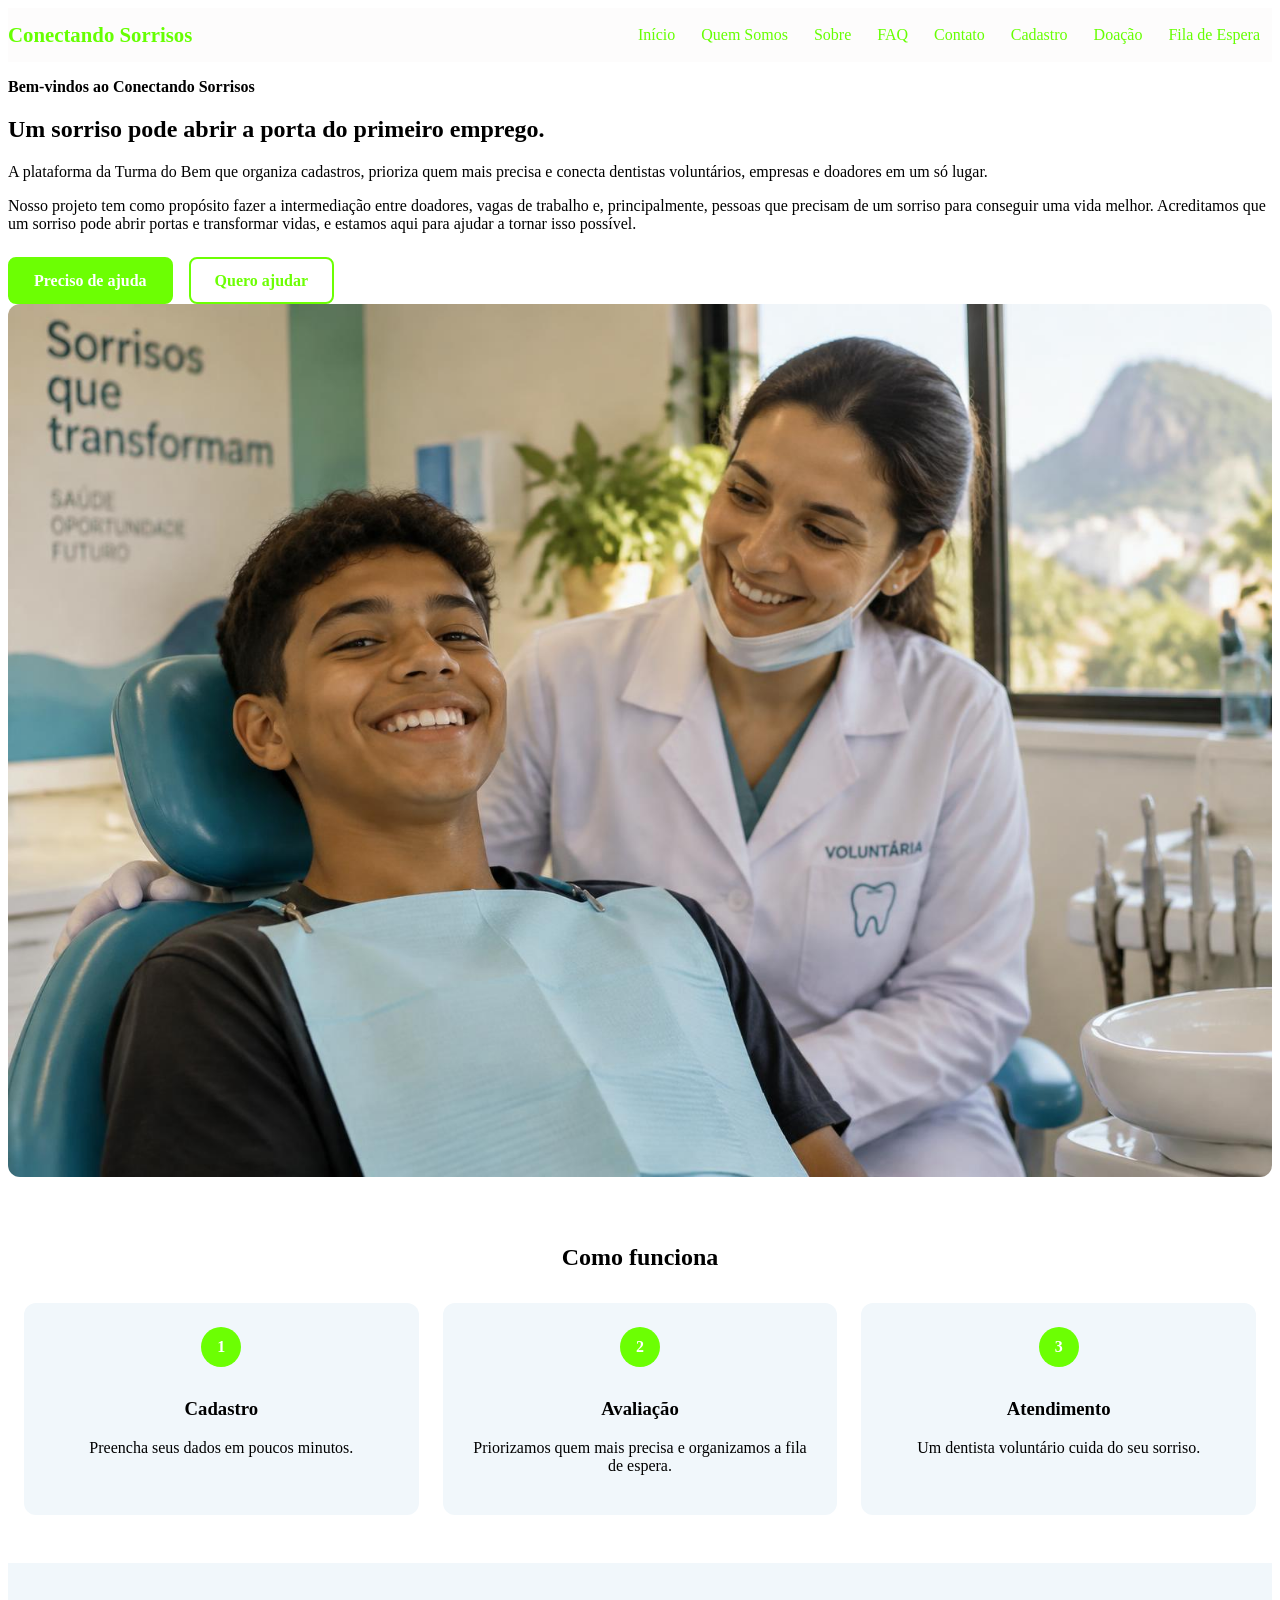
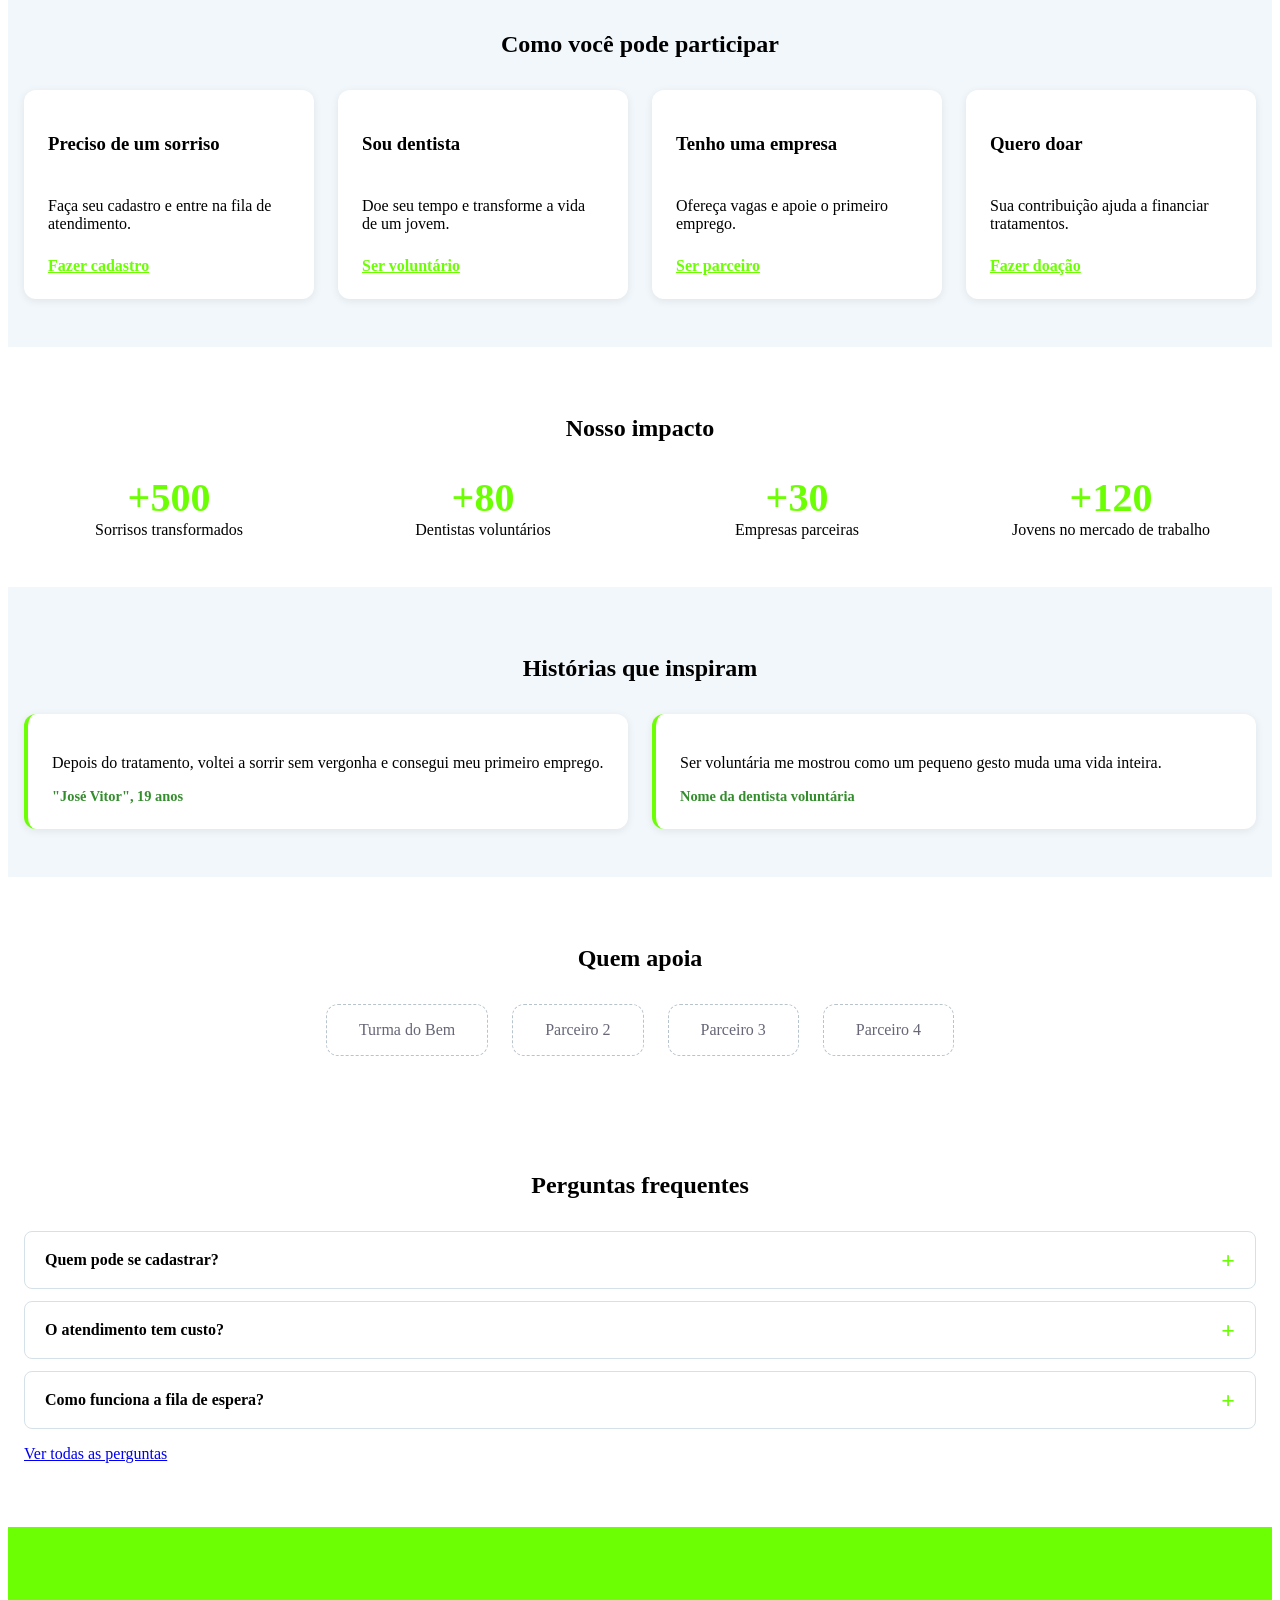
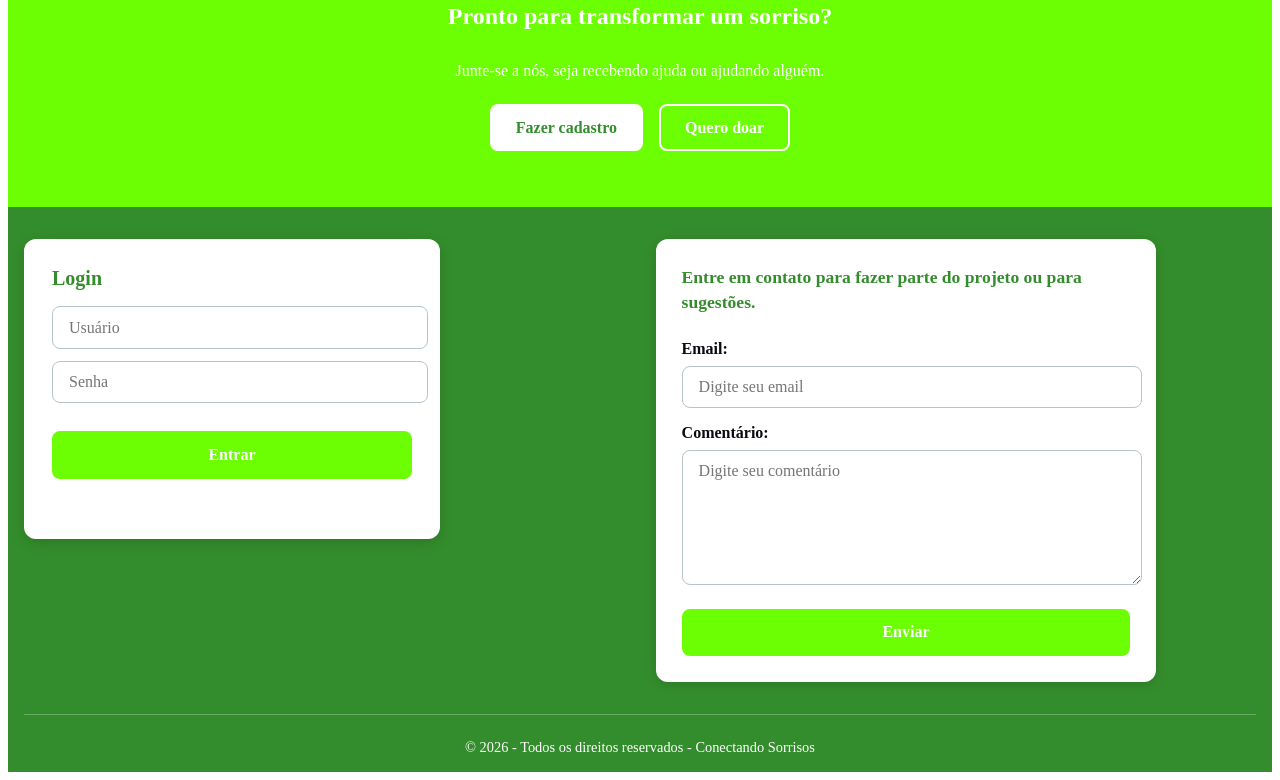
<file: index.html>
<!doctype html>
<html lang="pt-br">
<head>
    <meta charset="UTF-8">
    <meta name="viewport" content="width=device-width, initial-scale=1.0">
    <title>Conectando Sorrisos</title>
    <link rel="stylesheet" href="css/style.css">
    <link rel="stylesheet" href="css/menu.css">

    <script src="js/script.js" defer></script>
</head>
<body>

    <header class="cabecalho">
        <div class="container cabecalho-conteudo">
            <a class="marca" href="index.html" aria-label="Conectando Sorrisos - Página Inicial">Conectando Sorrisos</a>

            <nav aria-label="Navegação Principal">
                <button id="botao-menu" class="hamburguer" type="button"
                        aria-label="Abrir menu" aria-expanded="false" aria-controls="menu">
                    <span></span>
                    <span></span>
                    <span></span>
                </button>

                <ul id="menu" class="menu">
                    <li><a href="index.html">Início</a></li>
                    <li><a href="paginas/integrantes.html">Quem Somos</a></li>
                    <li><a href="paginas/sobre.html">Sobre</a></li>
                    <li><a href="paginas/faq.html">FAQ</a></li>
                    <li><a href="paginas/contato.html">Contato</a></li>
                    <li><a href="paginas/cadastro.html">Cadastro</a></li>
                    <li><a href="paginas/doacao.html">Doação</a></li>
                    <li><a href="paginas/fila.html">Fila de Espera</a></li>
                </ul>
            </nav>
        </div>
    </header>

    <main>
        <!-- HERO -->
        <div id="inicio">
            <section class="hero" aria-labelledby="titulo-principal">
                <div class="container hero-conteudo">
                    <p class="etiqueta"><strong>Bem-vindos ao Conectando Sorrisos</strong></p>
                    <h1 id="titulo-principal">Um sorriso pode abrir a porta do primeiro emprego.</h1>
                    <p class="hero-texto">
                        A plataforma da Turma do Bem que organiza cadastros, prioriza quem mais precisa e conecta dentistas voluntários, empresas e doadores em um só lugar.
                    </p>
                    <p class="hero-texto">
                        Nosso projeto tem como propósito fazer a intermediação entre doadores, vagas de trabalho e, principalmente,
                        pessoas que precisam de um sorriso para conseguir uma vida melhor.
                        Acreditamos que um sorriso pode abrir portas e transformar vidas, e estamos aqui para ajudar a tornar isso possível.
                    </p>

                    <div class="hero-botoes">
                        <a class="botao" href="paginas/cadastro.html">Preciso de ajuda</a>
                        <a class="botao botao-secundario" href="paginas/doacao.html">Quero ajudar</a>
                    </div>
                </div>
            </section>

            <article class="cartao">
                <img class="imagem-hero" src="img/hero-atendimento.jpg" alt="Um menino jovem sentado em uma cadeira odontológica azul, sorrindo amplamente enquanto uma dentista feminina de jaleco branco e máscara facial fica ao lado dele, sorrindo de volta. Eles estão em um consultório odontológico iluminado com uma grande janela, plantas, ferramentas dentárias e uma pia ao fundo. Na parede há texto grande em letras brancas que diz Sorrisos que transformam, Saúde, oportunidade, futuro, e no jaleco da dentista aparece a palavra VOLUNTÁRIA. A imagem transmite acolhimento, confiança e esperança.">
            </article>
        </div>

        <!-- COMO FUNCIONA -->
        <section class="secao container" aria-labelledby="titulo-como-funciona">
            <h2 id="titulo-como-funciona">Como funciona</h2>
            <ol class="passos">
                <li>
                    <span class="passo-numero">1</span>
                    <h3>Cadastro</h3>
                    <p>Preencha seus dados em poucos minutos.</p>
                </li>
                <li>
                    <span class="passo-numero">2</span>
                    <h3>Avaliação</h3>
                    <p>Priorizamos quem mais precisa e organizamos a fila de espera.</p>
                </li>
                <li>
                    <span class="passo-numero">3</span>
                    <h3>Atendimento</h3>
                    <p>Um dentista voluntário cuida do seu sorriso.</p>
                </li>
            </ol>
        </section>

        <!-- QUEM PODE PARTICIPAR -->
        <section class="secao secao-destaque" aria-labelledby="titulo-participar">
            <div class="container">
                <h2 id="titulo-participar">Como você pode participar</h2>
                <div class="grade-cards">
                    <article class="card">
                        <h3>Preciso de um sorriso</h3>
                        <p>Faça seu cadastro e entre na fila de atendimento.</p>
                        <a href="paginas/cadastro.html">Fazer cadastro</a>
                    </article>
                    <article class="card">
                        <h3>Sou dentista</h3>
                        <p>Doe seu tempo e transforme a vida de um jovem.</p>
                        <a href="paginas/contato.html">Ser voluntário</a>
                    </article>
                    <article class="card">
                        <h3>Tenho uma empresa</h3>
                        <p>Ofereça vagas e apoie o primeiro emprego.</p>
                        <a href="paginas/contato.html">Ser parceiro</a>
                    </article>
                    <article class="card">
                        <h3>Quero doar</h3>
                        <p>Sua contribuição ajuda a financiar tratamentos.</p>
                        <a href="paginas/doacao.html">Fazer doação</a>
                    </article>
                </div>
            </div>
        </section>

        <!-- NÚMEROS -->
        <section class="secao container" aria-labelledby="titulo-numeros">
            <h2 id="titulo-numeros">Nosso impacto</h2>
            <ul class="numeros">
                <li><strong>+500</strong><span>Sorrisos transformados</span></li>
                <li><strong>+80</strong><span>Dentistas voluntários</span></li>
                <li><strong>+30</strong><span>Empresas parceiras</span></li>
                <li><strong>+120</strong><span>Jovens no mercado de trabalho</span></li>
            </ul>
        </section>

        <!-- DEPOIMENTOS -->
        <section class="secao secao-destaque" aria-labelledby="titulo-depoimentos">
            <div class="container">
                <h2 id="titulo-depoimentos">Histórias que inspiram</h2>
                <div class="grade-cards">
                    <blockquote class="depoimento">
                        <p>Depois do tratamento, voltei a sorrir sem vergonha e consegui meu primeiro emprego.</p>
                        <footer>"José Vitor", 19 anos</footer>
                    </blockquote>
                    <blockquote class="depoimento">
                        <p>Ser voluntária me mostrou como um pequeno gesto muda uma vida inteira.</p>
                        <footer>Nome da dentista voluntária</footer>
                    </blockquote>
                </div>
            </div>
        </section>

        <!-- PARCEIROS -->
        <section class="secao container" aria-labelledby="titulo-parceiros">
            <h2 id="titulo-parceiros">Quem apoia</h2>
            <ul class="parceiros">
                <li>Turma do Bem</li>
                <li>Parceiro 2</li>
                <li>Parceiro 3</li>
                <li>Parceiro 4</li>
            </ul>
        </section>

        <!-- FAQ RESUMIDO -->
        <section class="secao container" aria-labelledby="titulo-faq">
            <h2 id="titulo-faq">Perguntas frequentes</h2>
            <details class="faq-item">
                <summary>Quem pode se cadastrar?</summary>
                <p>Jovens que precisam de tratamento odontológico e atendem aos critérios do projeto.</p>
            </details>
            <details class="faq-item">
                <summary>O atendimento tem custo?</summary>
                <p>Não. Os tratamentos são feitos por dentistas voluntários.</p>
            </details>
            <details class="faq-item">
                <summary>Como funciona a fila de espera?</summary>
                <p>Priorizamos quem mais precisa, de acordo com a avaliação do cadastro.</p>
            </details>
            <p><a href="paginas/faq.html">Ver todas as perguntas</a></p>
        </section>

        <!-- CHAMADA FINAL -->
        <section class="chamada-final" aria-labelledby="titulo-chamada">
            <div class="container">
                <h2 id="titulo-chamada">Pronto para transformar um sorriso?</h2>
                <p>Junte-se a nós, seja recebendo ajuda ou ajudando alguém.</p>
                <div class="hero-botoes">
                    <a class="botao botao-claro" href="paginas/cadastro.html">Fazer cadastro</a>
                    <a class="botao botao-contorno-claro" href="paginas/doacao.html">Quero doar</a>
                </div>
            </div>
        </section>
    </main>

    <!-- RODAPÉ ÚNICO (login + contato + copyright) -->
    <footer class="rodape">
        <div class="container rodape-grade">
            <div class="caixa-login">
                <h2>Login</h2>

                <label for="usuario" class="somente-leitor">Usuário</label>
                <input type="text" id="usuario" placeholder="Usuário" autocomplete="username">

                <label for="senha" class="somente-leitor">Senha</label>
                <input type="password" id="senha" placeholder="Senha" autocomplete="current-password">

                <button type="button" onclick="fazerLogin()">Entrar</button>

                <p id="mensagem" role="status"></p>
            </div>

            <form action="#" method="post">
                <fieldset>
                    <legend>Entre em contato para fazer parte do projeto ou para sugestões.</legend>

                    <label for="email">Email:</label>
                    <input type="email" name="email" id="email" placeholder="Digite seu email" required>

                    <label for="comentario">Comentário:</label>
                    <textarea name="comentario" id="comentario" placeholder="Digite seu comentário" required></textarea>

                    <input type="submit" name="enviar" value="Enviar">
                </fieldset>
            </form>
        </div>

        <p class="copyright">&copy; 2026 - Todos os direitos reservados - Conectando Sorrisos</p>
    </footer>

</body>
</html>
</file>
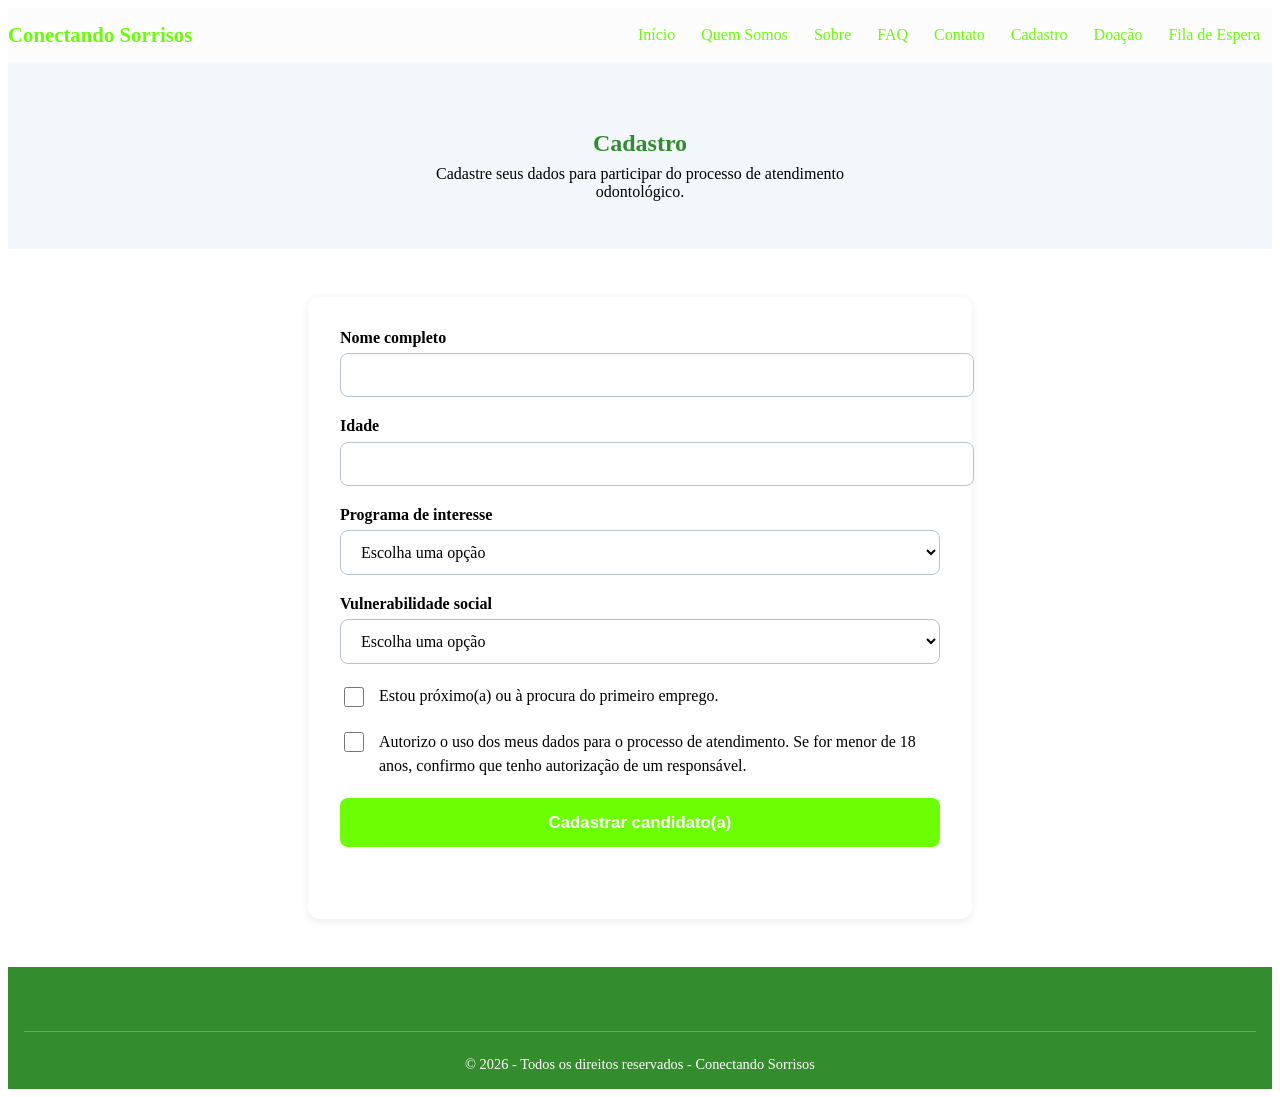
<file: paginas/cadastro.html>
<!DOCTYPE html>
<html lang="pt-BR">

<head>
    <meta charset="UTF-8">
    <meta name="viewport" content="width=device-width, initial-scale=1.0">
    <title>Cadastro - Conectando Sorrisos</title>
    <link rel="stylesheet" href="../css/style.css">
    <link rel="stylesheet" href="../css/menu.css">

    <script src="../js/script.js" defer></script>
</head>

<body>
    <header class="cabecalho">
        <div class="container cabecalho-conteudo">
            <a class="marca" href="../index.html" aria-label="Conectando Sorrisos - Página Inicial">Conectando Sorrisos</a>

            <nav aria-label="Navegação Principal">
                <button id="botao-menu" class="hamburguer" type="button"
                        aria-label="Abrir menu" aria-expanded="false" aria-controls="menu">
                    <span></span>
                    <span></span>
                    <span></span>
                </button>

                <ul id="menu" class="menu">
                    <li><a href="../index.html">Início</a></li>
                    <li><a href="integrantes.html">Quem Somos</a></li>
                    <li><a href="sobre.html">Sobre</a></li>
                    <li><a href="faq.html">FAQ</a></li>
                    <li><a href="contato.html">Contato</a></li>
                    <li><a href="cadastro.html">Cadastro</a></li>
                    <li><a href="doacao.html">Doação</a></li>
                    <li><a href="fila.html">Fila de Espera</a></li>
                </ul>
            </nav>
        </div>
    </header>

    <main>
        <section class="pagina-topo" aria-labelledby="titulo-cadastro">
            <div class="container">
                <h1 id="titulo-cadastro">Cadastro</h1>
                <p>
                    Cadastre seus dados para participar do processo de atendimento odontológico.
                </p>
            </div>
        </section>

        <section class="secao container" aria-label="Formulário de cadastro">
            <form class="form-cadastro" id="form-cadastro" action="#" method="post">

                <div class="campo">
                    <label for="nome">Nome completo</label>
                    <input type="text" id="nome" name="nome" autocomplete="name" required>
                </div>

                <div class="campo">
                    <label for="idade">Idade</label>
                    <input type="number" id="idade" name="idade" min="1" max="120" inputmode="numeric" required>
                </div>

                <div class="campo">
                    <label for="programa">Programa de interesse</label>
                    <select id="programa" name="programa" required>
                        <option value="">Escolha uma opção</option>
                        <option value="dentista-do-bem">Dentista do Bem</option>
                        <option value="apolonias-do-bem">Apolônias do Bem</option>
                    </select>
                </div>

                <div class="campo">
                    <label for="vulnerabilidade">Vulnerabilidade social</label>
                    <select id="vulnerabilidade" name="vulnerabilidade" required>
                        <option value="">Escolha uma opção</option>
                        <option value="alta">Alta vulnerabilidade</option>
                        <option value="media">Média vulnerabilidade</option>
                        <option value="baixa">Baixa vulnerabilidade</option>
                    </select>
                </div>

                <div class="campo-check">
                    <input type="checkbox" id="primeiro-emprego" name="primeiro-emprego">
                    <label for="primeiro-emprego">
                        Estou próximo(a) ou à procura do primeiro emprego.
                    </label>
                </div>

                <div class="campo-check">
                    <input type="checkbox" id="consentimento" name="consentimento" required>
                    <label for="consentimento">
                        Autorizo o uso dos meus dados para o processo de atendimento. Se for menor de 18 anos,
                        confirmo que tenho autorização de um responsável.
                    </label>
                </div>

                <button type="submit" class="botao botao-enviar">Cadastrar candidato(a)</button>

                <p id="retorno-cadastro" class="retorno-contato" role="status"></p>
            </form>
        </section>
    </main>

    <footer class="rodape">
        <p class="copyright">&copy; 2026 - Todos os direitos reservados - Conectando Sorrisos</p>
    </footer>

</body>
</html>
</file>
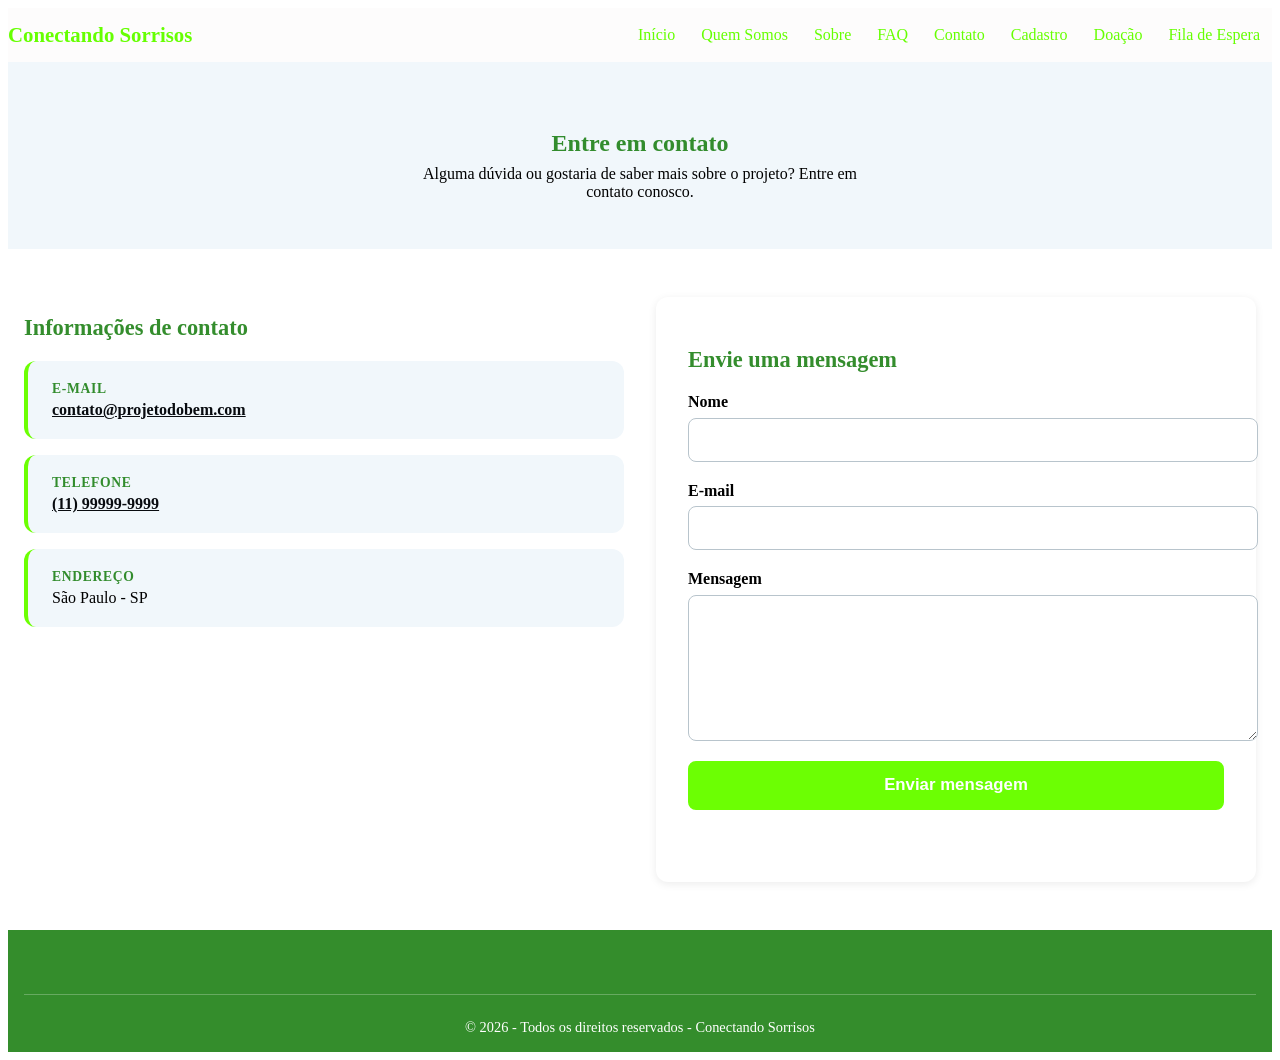
<file: paginas/contato.html>
<!DOCTYPE html>
<html lang="pt-BR">

<head>
    <meta charset="UTF-8">
    <meta name="viewport" content="width=device-width, initial-scale=1.0">
    <title>Contato - Conectando Sorrisos</title>
    <link rel="stylesheet" href="../css/style.css">
    <link rel="stylesheet" href="../css/menu.css">

    <script src="../js/script.js" defer></script>
</head>

<body>
    <header class="cabecalho">
        <div class="container cabecalho-conteudo">
            <a class="marca" href="../index.html" aria-label="Conectando Sorrisos - Página Inicial">Conectando Sorrisos</a>

            <nav aria-label="Navegação Principal">
                <button id="botao-menu" class="hamburguer" type="button"
                        aria-label="Abrir menu" aria-expanded="false" aria-controls="menu">
                    <span></span>
                    <span></span>
                    <span></span>
                </button>

                <ul id="menu" class="menu">
                    <li><a href="../index.html">Início</a></li>
                    <li><a href="integrantes.html">Quem Somos</a></li>
                    <li><a href="sobre.html">Sobre</a></li>
                    <li><a href="faq.html">FAQ</a></li>
                    <li><a href="contato.html">Contato</a></li>
                    <li><a href="cadastro.html">Cadastro</a></li>
                    <li><a href="doacao.html">Doação</a></li>
                    <li><a href="fila.html">Fila de Espera</a></li>
                </ul>
            </nav>
        </div>
    </header>

    <main>
        <section class="pagina-topo" aria-labelledby="titulo-contato">
            <div class="container">
                <h1 id="titulo-contato">Entre em contato</h1>
                <p>
                    Alguma dúvida ou gostaria de saber mais sobre o projeto?
                    Entre em contato conosco.
                </p>
            </div>
        </section>

        <section class="secao container" aria-label="Contato">
            <div class="contato-grade">

                <!-- INFORMAÇÕES -->
                <div class="contato-info">
                    <h2>Informações de contato</h2>

                    <ul class="contato-lista">
                        <li>
                            <strong>E-mail</strong>
                            <a href="mailto:contato@projetodobem.com">contato@projetodobem.com</a>
                        </li>
                        <li>
                            <strong>Telefone</strong>
                            <a href="tel:+5511999999999">(11) 99999-9999</a>
                        </li>
                        <li>
                            <strong>Endereço</strong>
                            <span>São Paulo - SP</span>
                        </li>
                    </ul>
                </div>

                <!-- FORMULÁRIO -->
                <form class="form-contato" id="form-contato" action="#" method="post">
                    <h2>Envie uma mensagem</h2>

                    <div class="campo">
                        <label for="nome">Nome</label>
                        <input type="text" id="nome" name="nome" autocomplete="name" required>
                    </div>

                    <div class="campo">
                        <label for="email">E-mail</label>
                        <input type="email" id="email" name="email" autocomplete="email" required>
                    </div>

                    <div class="campo">
                        <label for="mensagem">Mensagem</label>
                        <textarea id="mensagem" name="mensagem" rows="5" required></textarea>
                    </div>

                    <button type="submit" class="botao botao-enviar">Enviar mensagem</button>

                    <p id="retorno-contato" class="retorno-contato" role="status"></p>
                </form>

            </div>
        </section>
    </main>

    <footer class="rodape">
        <p class="copyright">&copy; 2026 - Todos os direitos reservados - Conectando Sorrisos</p>
    </footer>

</body>
</html>
</file>
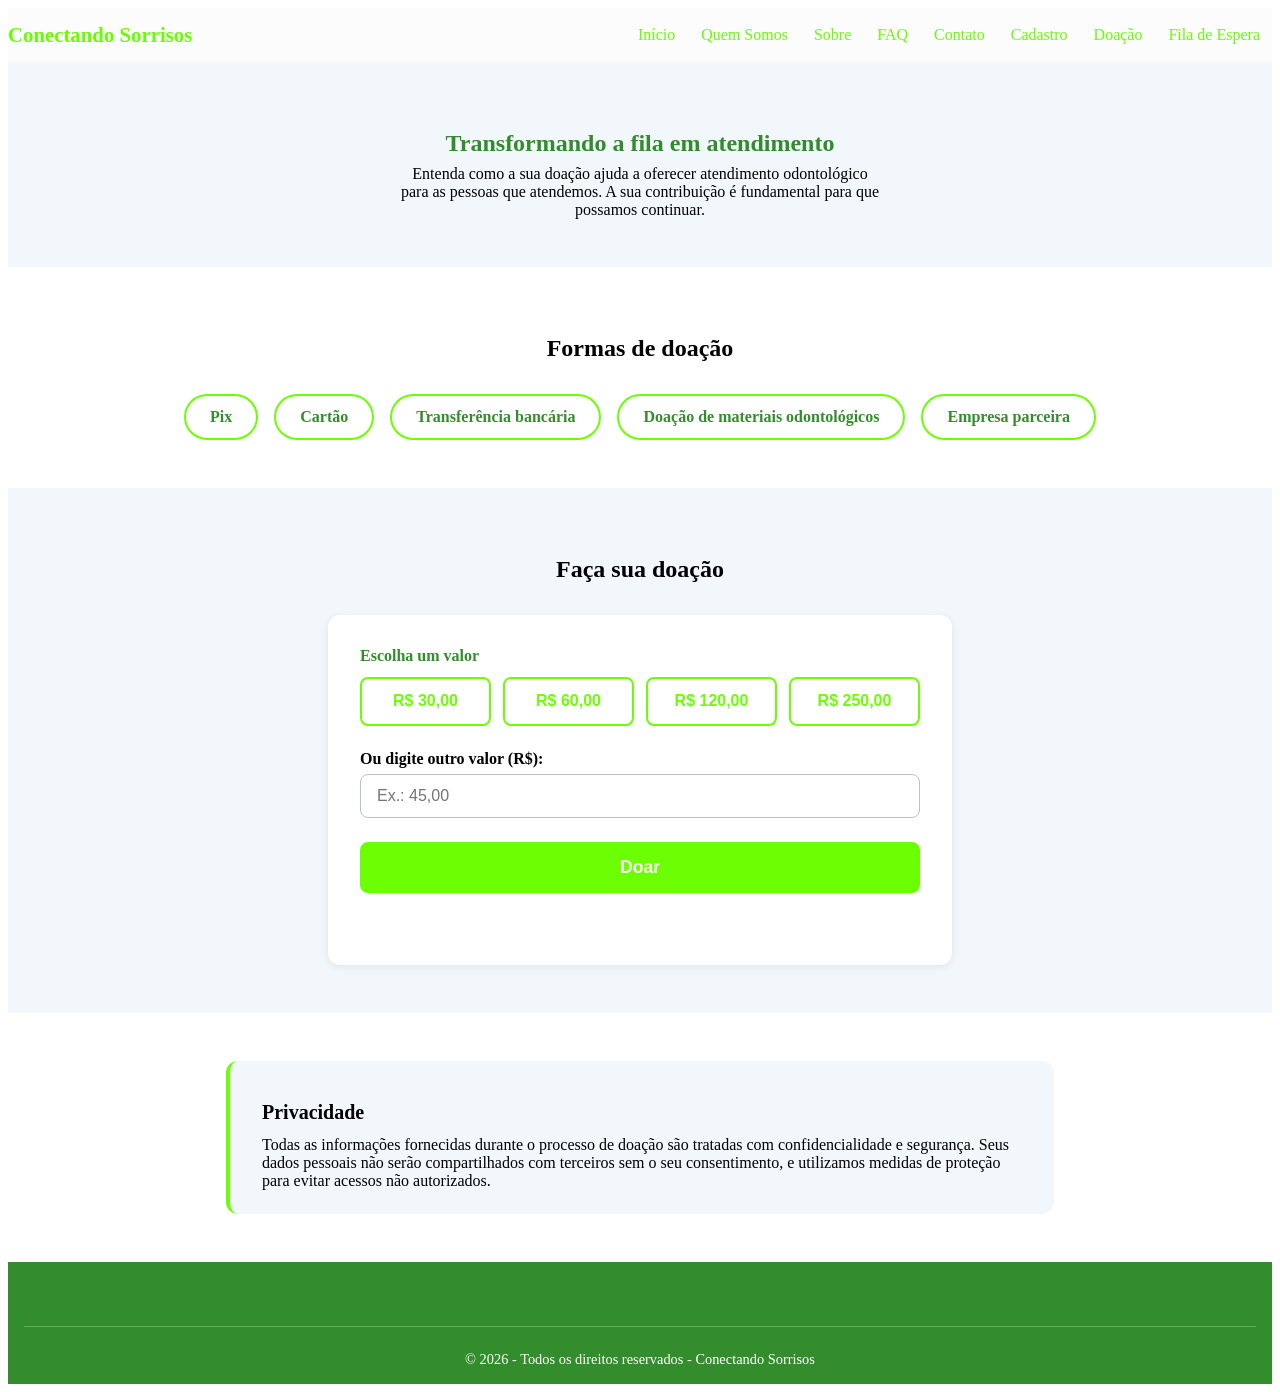
<file: paginas/doacao.html>
<!DOCTYPE html>
<html lang="pt-BR">

<head>
    <meta charset="UTF-8">
    <meta name="viewport" content="width=device-width, initial-scale=1.0">
    <title>Doação - Conectando Sorrisos</title>
    <link rel="stylesheet" href="../css/style.css">
    <link rel="stylesheet" href="../css/menu.css">

    <script src="../js/script.js" defer></script>
</head>

<body>
    <header class="cabecalho">
        <div class="container cabecalho-conteudo">
            <a class="marca" href="../index.html" aria-label="Conectando Sorrisos - Página Inicial">Conectando Sorrisos</a>

            <nav aria-label="Navegação Principal">
                <button id="botao-menu" class="hamburguer" type="button"
                        aria-label="Abrir menu" aria-expanded="false" aria-controls="menu">
                    <span></span>
                    <span></span>
                    <span></span>
                </button>

                <ul id="menu" class="menu">
                    <li><a href="../index.html">Início</a></li>
                    <li><a href="integrantes.html">Quem Somos</a></li>
                    <li><a href="sobre.html">Sobre</a></li>
                    <li><a href="faq.html">FAQ</a></li>
                    <li><a href="contato.html">Contato</a></li>
                    <li><a href="cadastro.html">Cadastro</a></li>
                    <li><a href="doacao.html">Doação</a></li>
                    <li><a href="fila.html">Fila de Espera</a></li>
                </ul>
            </nav>
        </div>
    </header>

    <main>
        <section class="pagina-topo" aria-labelledby="titulo-doacao">
            <div class="container">
                <h1 id="titulo-doacao">Transformando a fila em atendimento</h1>
                <p>
                    Entenda como a sua doação ajuda a oferecer atendimento odontológico
                    para as pessoas que atendemos. A sua contribuição é fundamental para que possamos continuar.
                </p>
            </div>
        </section>

        <!-- FORMAS DE DOAÇÃO -->
        <section class="secao container" aria-labelledby="titulo-formas">
            <h2 id="titulo-formas">Formas de doação</h2>

            <ul class="formas-doacao">
                <li>Pix</li>
                <li>Cartão</li>
                <li>Transferência bancária</li>
                <li>Doação de materiais odontológicos</li>
                <li>Empresa parceira</li>
            </ul>
        </section>

        <!-- FORMULÁRIO DE DOAÇÃO -->
        <section class="secao secao-destaque" aria-labelledby="titulo-valor">
            <div class="container">
                <h2 id="titulo-valor">Faça sua doação</h2>

                <form class="form-doacao" id="form-doacao" action="#" method="post">
                    <fieldset>
                        <legend>Escolha um valor</legend>

                        <div class="valores">
                            <button type="button" class="valor-botao" data-valor="30" aria-pressed="false">R$ 30,00</button>
                            <button type="button" class="valor-botao" data-valor="60" aria-pressed="false">R$ 60,00</button>
                            <button type="button" class="valor-botao" data-valor="120" aria-pressed="false">R$ 120,00</button>
                            <button type="button" class="valor-botao" data-valor="250" aria-pressed="false">R$ 250,00</button>
                        </div>
                    </fieldset>

                    <div class="campo-valor">
                        <label for="valor-doacao">Ou digite outro valor (R$):</label>
                        <input type="number" id="valor-doacao" name="valor" min="1" step="0.01" placeholder="Ex.: 45,00" inputmode="decimal">
                    </div>

                    <button type="submit" class="botao botao-doar">Doar</button>

                    <p id="mensagem-doacao" class="mensagem-doacao" role="status"></p>
                </form>
            </div>
        </section>

        <!-- PRIVACIDADE -->
        <section class="secao container" aria-labelledby="titulo-privacidade">
            <div class="privacidade">
                <h2 id="titulo-privacidade">Privacidade</h2>
                <p>
                    Todas as informações fornecidas durante o processo de doação são tratadas com
                    confidencialidade e segurança. Seus dados pessoais não serão compartilhados com
                    terceiros sem o seu consentimento, e utilizamos medidas de proteção para evitar
                    acessos não autorizados.
                </p>
            </div>
        </section>
    </main>

    <footer class="rodape">
        <p class="copyright">&copy; 2026 - Todos os direitos reservados - Conectando Sorrisos</p>
    </footer>

</body>
</html>
</file>
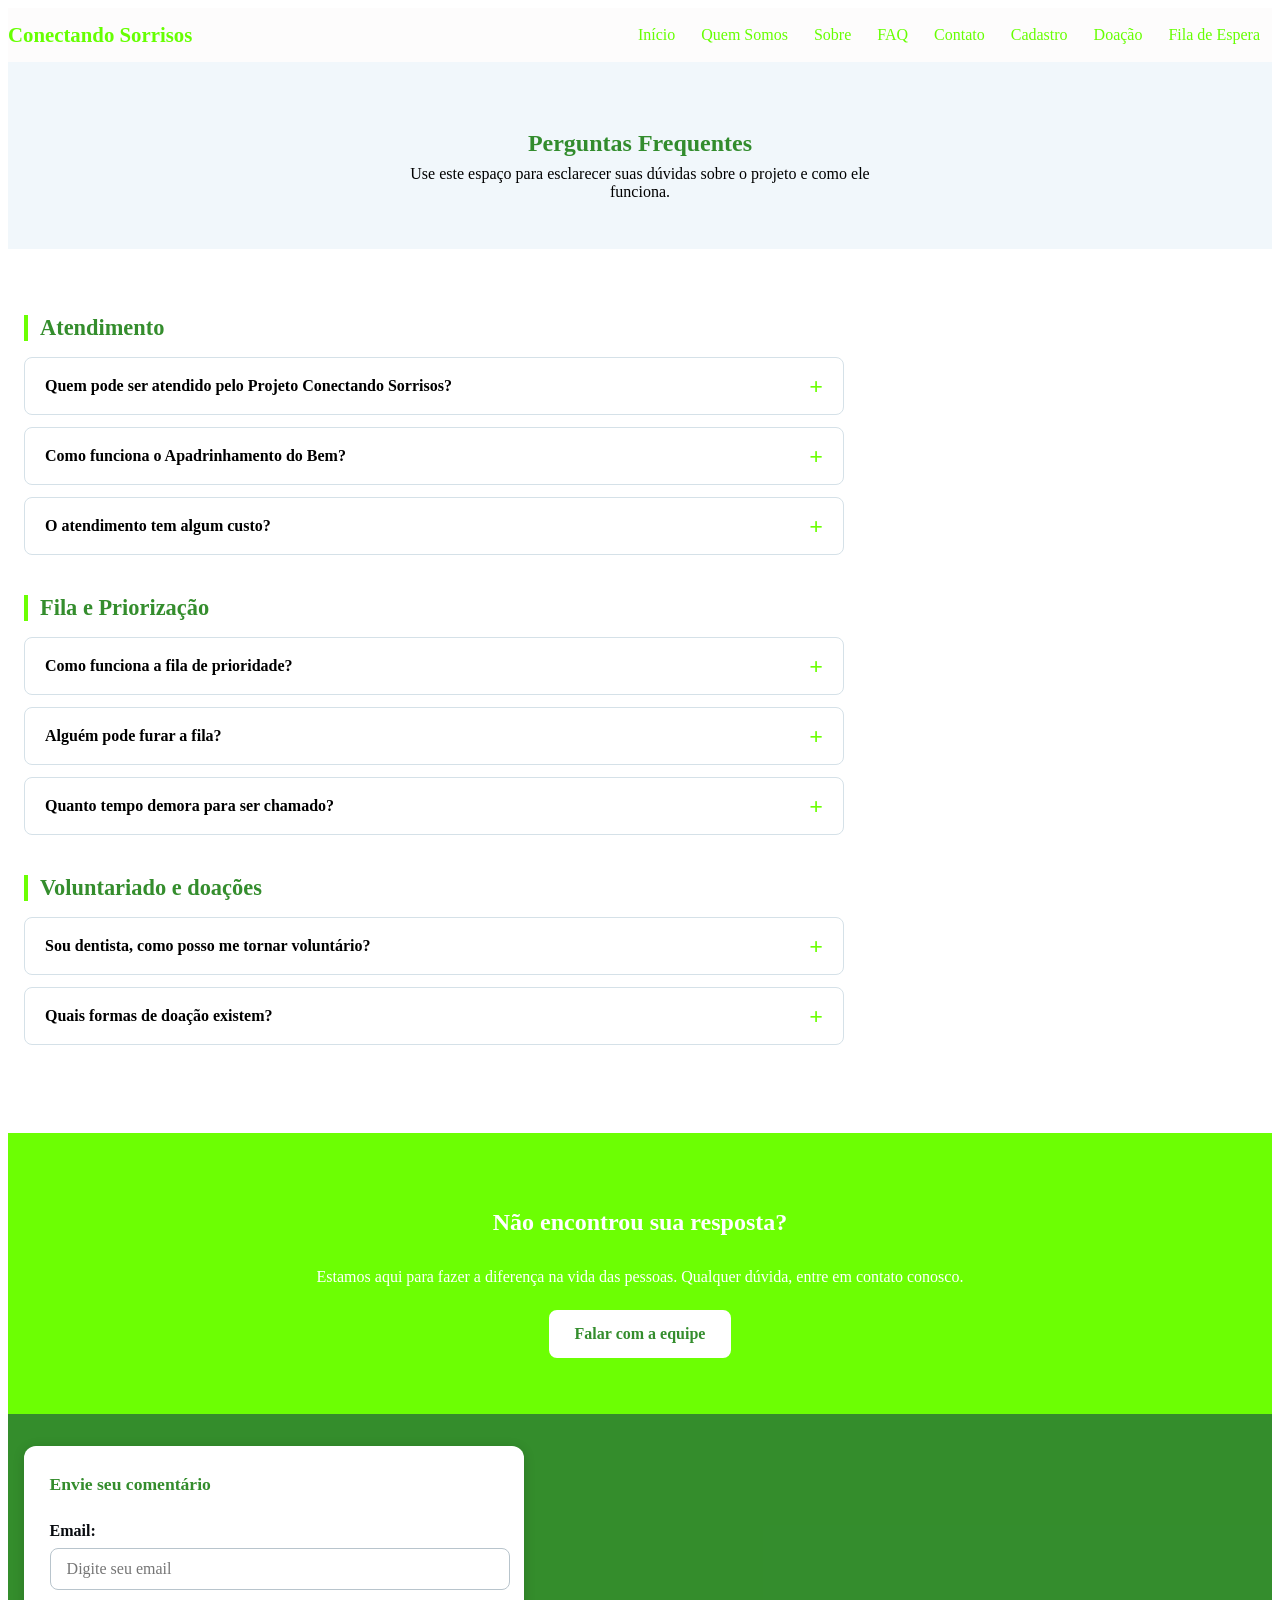
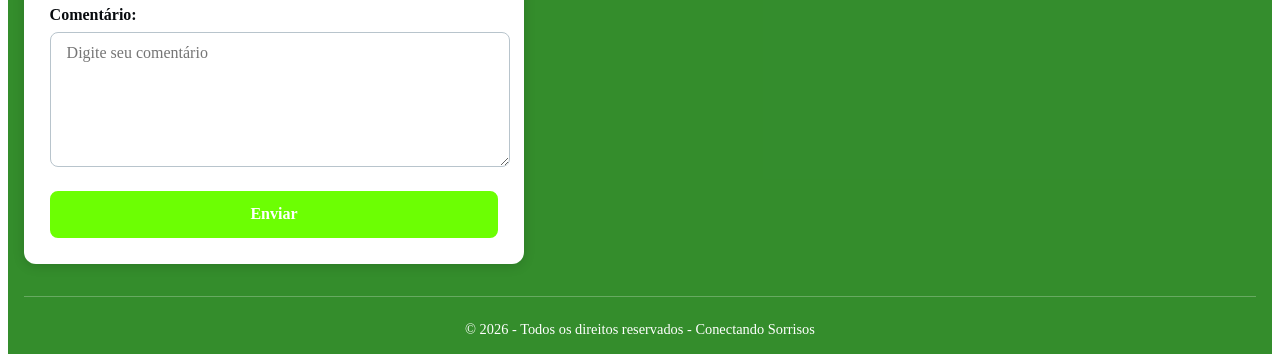
<file: paginas/faq.html>
<!DOCTYPE html>
<html lang="pt-BR">

<head>
    <meta charset="UTF-8">
    <meta name="viewport" content="width=device-width, initial-scale=1.0">
    <title>FAQ - Conectando Sorrisos</title>
    <link rel="stylesheet" href="../css/style.css">
    <link rel="stylesheet" href="../css/menu.css">

    <script src="../js/script.js" defer></script>
</head>

<body>
    <header class="cabecalho">
        <div class="container cabecalho-conteudo">
            <a class="marca" href="../index.html" aria-label="Conectando Sorrisos - Página Inicial">Conectando Sorrisos</a>

            <nav aria-label="Navegação Principal">
                <button id="botao-menu" class="hamburguer" type="button"
                        aria-label="Abrir menu" aria-expanded="false" aria-controls="menu">
                    <span></span>
                    <span></span>
                    <span></span>
                </button>

                <ul id="menu" class="menu">
                    <li><a href="../index.html">Início</a></li>
                    <li><a href="integrantes.html">Quem Somos</a></li>
                    <li><a href="sobre.html">Sobre</a></li>
                    <li><a href="faq.html">FAQ</a></li>
                    <li><a href="contato.html">Contato</a></li>
                    <li><a href="cadastro.html">Cadastro</a></li>
                    <li><a href="doacao.html">Doação</a></li>
                    <li><a href="fila.html">Fila de Espera</a></li>
                </ul>
            </nav>
        </div>
    </header>

    <main>
        <section class="pagina-topo" aria-labelledby="titulo-faq">
            <div class="container">
                <h1 id="titulo-faq">Perguntas Frequentes</h1>
                <p>
                    Use este espaço para esclarecer suas dúvidas sobre o projeto e como ele funciona.
                </p>
            </div>
        </section>

        <div class="secao container faq-pagina">

            <!-- ATENDIMENTO -->
            <section class="faq-grupo" aria-labelledby="faq-atendimento">
                <h2 id="faq-atendimento">Atendimento</h2>

                <details class="faq-item">
                    <summary>Quem pode ser atendido pelo Projeto Conectando Sorrisos?</summary>
                    <p>
                        O projeto atende crianças e adolescentes de 11 a 17 anos, além de mulheres
                        vítimas de violência doméstica e de pessoas que precisem de atendimento
                        odontológico e não tenham condições de arcar com os custos do tratamento.
                    </p>
                </details>

                <details class="faq-item">
                    <summary>Como funciona o Apadrinhamento do Bem?</summary>
                    <p>
                        O apadrinhamento permite que uma pessoa contribua com o projeto e ajude a
                        manter os atendimentos odontológicos para quem precisa.
                    </p>
                </details>

                <details class="faq-item">
                    <summary>O atendimento tem algum custo?</summary>
                    <p>Não. O atendimento é gratuito e realizado por dentistas voluntários.</p>
                </details>
            </section>

            <!-- FILA -->
            <section class="faq-grupo" aria-labelledby="faq-fila">
                <h2 id="faq-fila">Fila e Priorização</h2>

                <details class="faq-item">
                    <summary>Como funciona a fila de prioridade?</summary>
                    <p>
                        A prioridade é gerada por critérios estabelecidos pelo projeto. Quanto maior
                        a pontuação, maior a prioridade para o atendimento odontológico.
                        <a href="fila.html">Veja os critérios</a>.
                    </p>
                </details>

                <details class="faq-item">
                    <summary>Alguém pode furar a fila?</summary>
                    <p>
                        Não. A fila é gerada de forma justa e transparente: os critérios são
                        analisados para definir as prioridades, então não há como passar na frente
                        de quem tem mais necessidade.
                    </p>
                </details>

                <details class="faq-item">
                    <summary>Quanto tempo demora para ser chamado?</summary>
                    <p>
                        O tempo depende de alguns fatores, como a quantidade de pessoas na fila, a
                        disponibilidade de dentistas voluntários e a complexidade do tratamento necessário.
                    </p>
                </details>
            </section>

            <!-- VOLUNTARIADO E DOAÇÕES -->
            <section class="faq-grupo" aria-labelledby="faq-voluntariado">
                <h2 id="faq-voluntariado">Voluntariado e doações</h2>

                <details class="faq-item">
                    <summary>Sou dentista, como posso me tornar voluntário?</summary>
                    <p>
                        O dentista faz um cadastro em uma área idealizada exclusivamente para
                        profissionais. Faça o cadastro na plataforma e entre em contato com o
                        projeto para apresentar a sua proposta.
                    </p>
                </details>

                <details class="faq-item">
                    <summary>Quais formas de doação existem?</summary>
                    <p>
                        O projeto aceita doações financeiras. Se você tiver outro tipo de
                        contribuição em mente, entre em contato com o projeto.
                    </p>
                </details>
            </section>
        </div>

        <!-- CHAMADA FINAL -->
        <section class="chamada-final" aria-labelledby="titulo-chamada-faq">
            <div class="container">
                <h2 id="titulo-chamada-faq">Não encontrou sua resposta?</h2>
                <p>Estamos aqui para fazer a diferença na vida das pessoas. Qualquer dúvida, entre em contato conosco.</p>
                <div class="hero-botoes">
                    <a class="botao botao-claro" href="contato.html">Falar com a equipe</a>
                </div>
            </div>
        </section>
    </main>

    <footer class="rodape">
        <div class="container rodape-grade">
            <form action="#" method="post">
                <fieldset>
                    <legend>Envie seu comentário</legend>

                    <label for="email">Email:</label>
                    <input type="email" name="email" id="email" placeholder="Digite seu email" required>

                    <label for="comentario">Comentário:</label>
                    <textarea name="comentario" id="comentario" placeholder="Digite seu comentário" required></textarea>

                    <input type="submit" name="enviar" value="Enviar">
                </fieldset>
            </form>
        </div>

        <p class="copyright">&copy; 2026 - Todos os direitos reservados - Conectando Sorrisos</p>
    </footer>

</body>
</html>
</file>
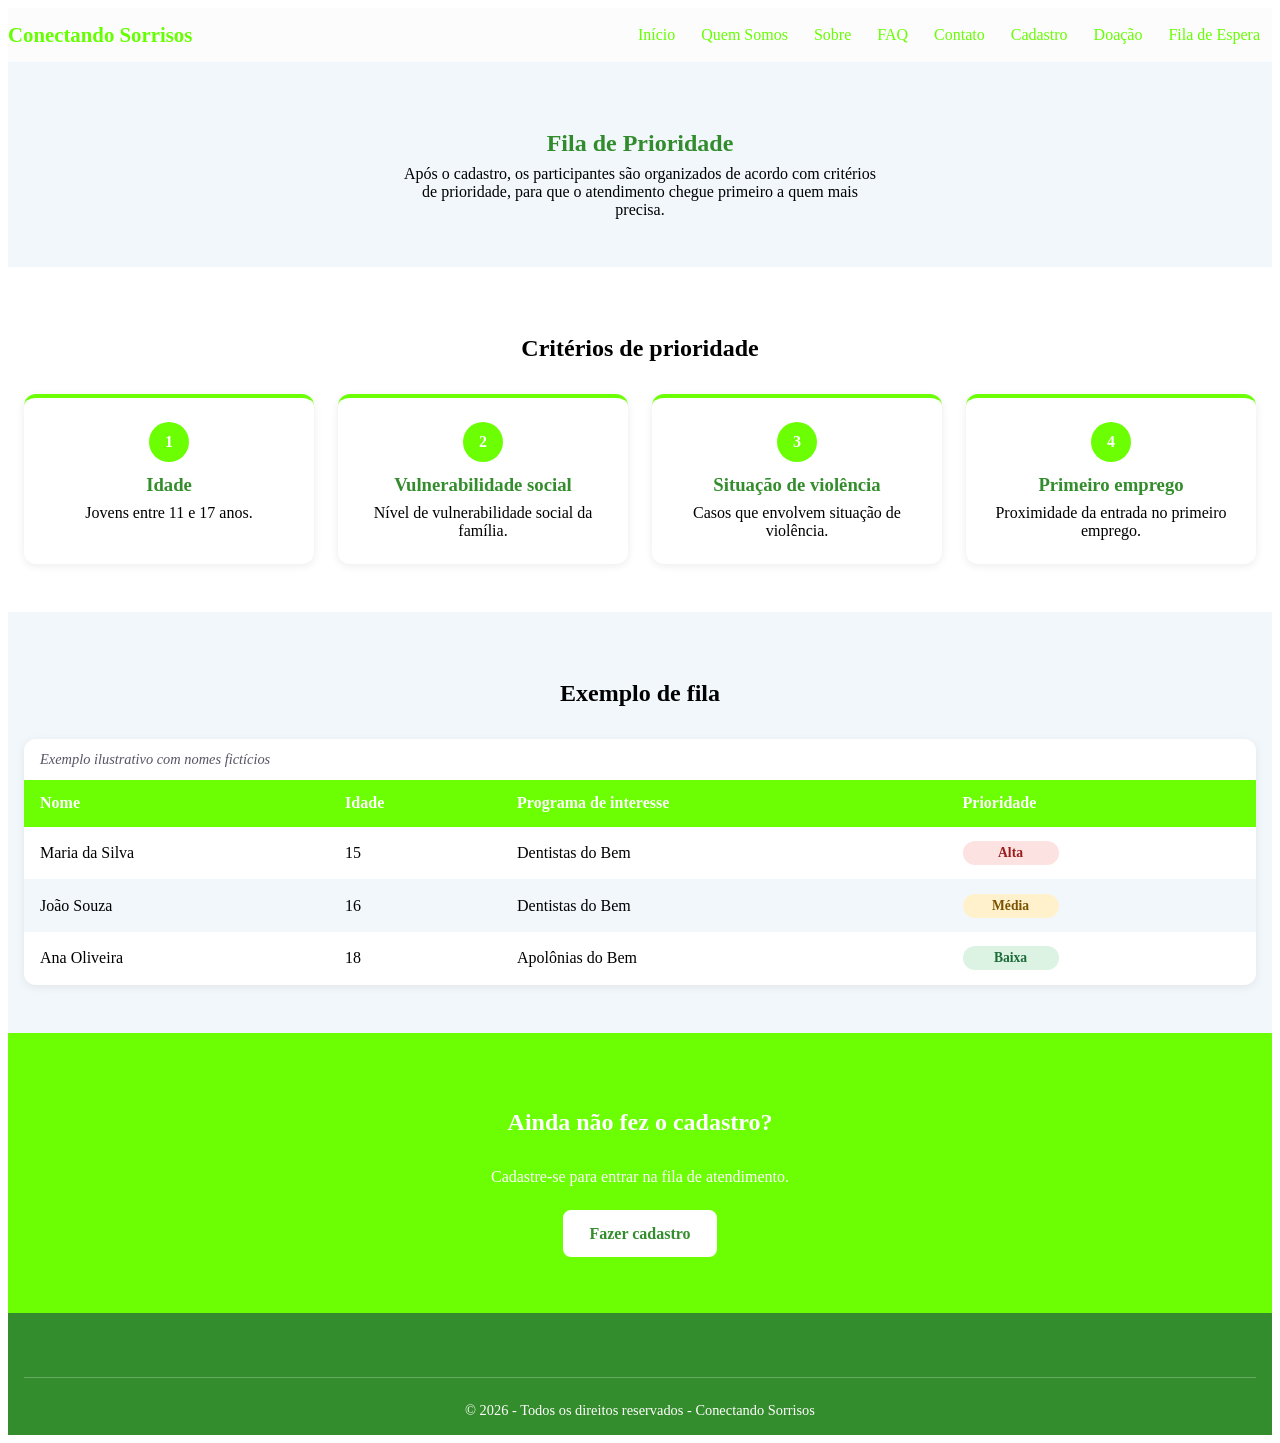
<file: paginas/fila.html>
<!DOCTYPE html>
<html lang="pt-BR">

<head>
    <meta charset="UTF-8">
    <meta name="viewport" content="width=device-width, initial-scale=1.0">
    <title>Fila de Prioridade - Conectando Sorrisos</title>
    <link rel="stylesheet" href="../css/style.css">
    <link rel="stylesheet" href="../css/menu.css">

    <script src="../js/script.js" defer></script>
</head>

<body>
    <header class="cabecalho">
        <div class="container cabecalho-conteudo">
            <a class="marca" href="../index.html" aria-label="Conectando Sorrisos - Página Inicial">Conectando Sorrisos</a>

            <nav aria-label="Navegação Principal">
                <button id="botao-menu" class="hamburguer" type="button"
                        aria-label="Abrir menu" aria-expanded="false" aria-controls="menu">
                    <span></span>
                    <span></span>
                    <span></span>
                </button>

                <ul id="menu" class="menu">
                    <li><a href="../index.html">Início</a></li>
                    <li><a href="integrantes.html">Quem Somos</a></li>
                    <li><a href="sobre.html">Sobre</a></li>
                    <li><a href="faq.html">FAQ</a></li>
                    <li><a href="contato.html">Contato</a></li>
                    <li><a href="cadastro.html">Cadastro</a></li>
                    <li><a href="doacao.html">Doação</a></li>
                    <li><a href="fila.html">Fila de Espera</a></li>
                </ul>
            </nav>
        </div>
    </header>

    <main>
        <section class="pagina-topo" aria-labelledby="titulo-fila">
            <div class="container">
                <h1 id="titulo-fila">Fila de Prioridade</h1>
                <p>
                    Após o cadastro, os participantes são organizados de acordo com
                    critérios de prioridade, para que o atendimento chegue primeiro a quem mais precisa.
                </p>
            </div>
        </section>

        <!-- CRITÉRIOS (obs: precisamos ter melhor acesso ao programa para entender como funciona a priorização deles.) -->
        <section class="secao container" aria-labelledby="titulo-criterios">
            <h2 id="titulo-criterios">Critérios de prioridade</h2>

            <ol class="criterios">
                <li>
                    <span class="passo-numero">1</span>
                    <h3>Idade</h3>
                    <p>Jovens entre 11 e 17 anos.</p>
                </li>
                <li>
                    <span class="passo-numero">2</span>
                    <h3>Vulnerabilidade social</h3>
                    <p>Nível de vulnerabilidade social da família.</p>
                </li>
                <li>
                    <span class="passo-numero">3</span>
                    <h3>Situação de violência</h3>
                    <p>Casos que envolvem situação de violência.</p>
                </li>
                <li>
                    <span class="passo-numero">4</span>
                    <h3>Primeiro emprego</h3>
                    <p>Proximidade da entrada no primeiro emprego.</p>
                </li>
            </ol>
        </section>

        <!-- EXEMPLO DE FILA -->
        <section class="secao secao-destaque" aria-labelledby="titulo-exemplo">
            <div class="container">
                <h2 id="titulo-exemplo">Exemplo de fila</h2>

                <div class="tabela-rolagem">
                    <table class="tabela-fila">
                        <caption>Exemplo ilustrativo com nomes fictícios</caption>
                        <thead>
                            <tr>
                                <th scope="col">Nome</th>
                                <th scope="col">Idade</th>
                                <th scope="col">Programa de interesse</th>
                                <th scope="col">Prioridade</th>
                            </tr>
                        </thead>
                        <tbody>
                            <tr>
                                <td>Maria da Silva</td>
                                <td>15</td>
                                <td>Dentistas do Bem</td>
                                <td><span class="prioridade prioridade-alta">Alta</span></td>
                            </tr>
                            <tr>
                                <td>João Souza</td>
                                <td>16</td>
                                <td>Dentistas do Bem</td>
                                <td><span class="prioridade prioridade-media">Média</span></td>
                            </tr>
                            <tr>
                                <td>Ana Oliveira</td>
                                <td>18</td>
                                <td>Apolônias do Bem</td>
                                <td><span class="prioridade prioridade-baixa">Baixa</span></td>
                            </tr>
                        </tbody>
                    </table>
                </div>
            </div>
        </section>

        <!-- CHAMADA -->
        <section class="chamada-final" aria-labelledby="titulo-chamada-fila">
            <div class="container">
                <h2 id="titulo-chamada-fila">Ainda não fez o cadastro?</h2>
                <p>Cadastre-se para entrar na fila de atendimento.</p>
                <div class="hero-botoes">
                    <a class="botao botao-claro" href="cadastro.html">Fazer cadastro</a>
                </div>
            </div>
        </section>
    </main>

    <footer class="rodape">
        <p class="copyright">&copy; 2026 - Todos os direitos reservados - Conectando Sorrisos</p>
    </footer>

</body>

</html>
</file>
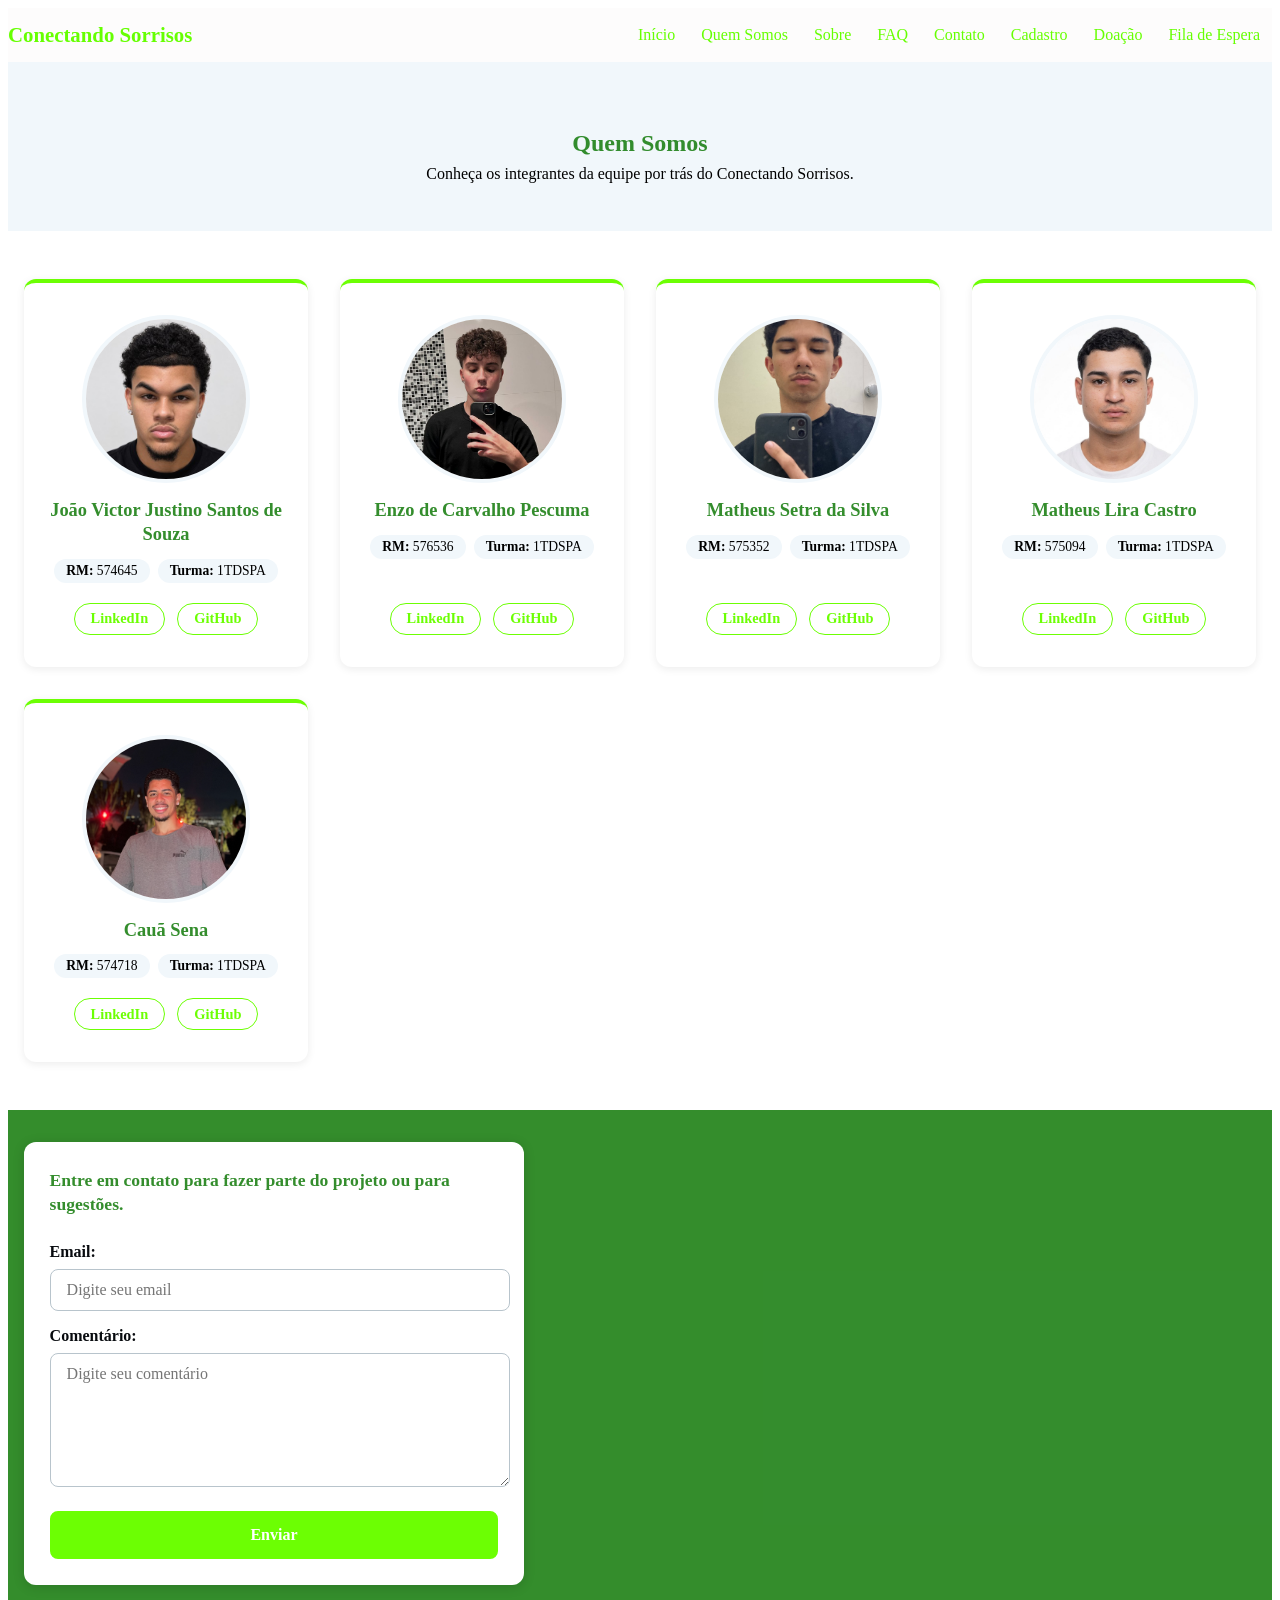
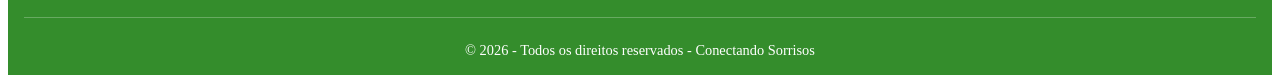
<file: paginas/integrantes.html>
<!DOCTYPE html>
<html lang="pt-BR">

<head>
    <meta charset="UTF-8">
    <meta name="viewport" content="width=device-width, initial-scale=1.0">
    <title>Quem Somos - Conectando Sorrisos</title>
    <link rel="stylesheet" href="../css/style.css">
    <link rel="stylesheet" href="../css/menu.css">

    <script src="../js/script.js" defer></script>
</head>

<body>

    <header class="cabecalho">
        <div class="container cabecalho-conteudo">
            <a class="marca" href="../index.html" aria-label="Conectando Sorrisos - Página Inicial">Conectando Sorrisos</a>

            <nav aria-label="Navegação Principal">
                <button id="botao-menu" class="hamburguer" type="button"
                        aria-label="Abrir menu" aria-expanded="false" aria-controls="menu">
                    <span></span>
                    <span></span>
                    <span></span>
                </button>

                <ul id="menu" class="menu">
                    <li><a href="../index.html">Início</a></li>
                    <li><a href="integrantes.html">Quem Somos</a></li>
                    <li><a href="sobre.html">Sobre</a></li>
                    <li><a href="faq.html">FAQ</a></li>
                    <li><a href="contato.html">Contato</a></li>
                    <li><a href="cadastro.html">Cadastro</a></li>
                    <li><a href="doacao.html">Doação</a></li>
                    <li><a href="fila.html">Fila de Espera</a></li>
                </ul>
            </nav>
        </div>
    </header>

    <main>
        <section class="pagina-topo" aria-labelledby="titulo-integrantes">
            <div class="container">
                <h1 id="titulo-integrantes">Quem Somos</h1>
                <p>Conheça os integrantes da equipe por trás do Conectando Sorrisos.</p>
            </div>
        </section>

        <section class="secao container" aria-label="Lista de integrantes">
            <div class="grade-integrantes">

                <!-- INTEGRANTE -->
                <article class="integrante">
                    <div class="foto-integrante">
                        <img src="../img/img.integrantes/IMG_JOAO_JUSTINO.png"
                             alt="Foto do integrante João Victor." width="200" height="200">
                    </div>

                    <h2>João Victor Justino Santos de Souza</h2>

                    <ul class="dados-integrante">
                        <li><strong>RM:</strong> 574645</li>
                        <li><strong>Turma:</strong> 1TDSPA</li>
                    </ul>

                    <ul class="links-integrante">
                        <li><a href="https://www.linkedin.com/in/joão-justino-profile" target="_blank" rel="noopener noreferrer">LinkedIn</a></li>
                        <li><a href="https://github.com/justinojoao07" target="_blank" rel="noopener noreferrer">GitHub</a></li>
                    </ul>
                </article>

                <!-- INTEGRANTE -->
                <article class="integrante">
                    <div class="foto-integrante">
                        <img src="../img/img.integrantes/IMG_ENZO_CARVALHO.png"
                             alt="Foto do integrante Enzo Pescuma." width="200" height="200">
                    </div>

                    <h2>Enzo de Carvalho Pescuma</h2>

                    <ul class="dados-integrante">
                        <li><strong>RM:</strong> 576536</li>
                        <li><strong>Turma:</strong> 1TDSPA</li>
                    </ul>

                    <ul class="links-integrante">
                        <li><a href="https://www.linkedin.com/in/enzo-de-carvalho-pescuma-29510a431/" target="_blank" rel="noopener noreferrer">LinkedIn</a></li>
                        <li><a href="https://github.com/enzxcp" target="_blank" rel="noopener noreferrer">GitHub</a></li>
                    </ul>
                </article>

                <!-- INTEGRANTE -->
                <article class="integrante">
                    <div class="foto-integrante">
                        <img src="../img/img.integrantes/IMG_MATHEUS_SETRA.png"
                             alt="Foto do integrante Matheus Setra." width="200" height="200">
                    </div>

                    <h2>Matheus Setra da Silva</h2>

                    <ul class="dados-integrante">
                        <li><strong>RM:</strong> 575352</li>
                        <li><strong>Turma:</strong> 1TDSPA</li>
                    </ul>

                    <ul class="links-integrante">
                        <li><a href="https://www.linkedin.com/in/matheus-setra-b24444360/" target="_blank" rel="noopener noreferrer">LinkedIn</a></li>
                        <li><a href="https://github.com/ogsxtra" target="_blank" rel="noopener noreferrer">GitHub</a></li>
                    </ul>
                </article>

                <!-- INTEGRANTE -->
                <article class="integrante">
                    <div class="foto-integrante">
                        <img src="../img/img.integrantes/IMG_MATHEUS_LIRA.png"
                             alt="Foto do integrante Matheus Lira." width="200" height="200">
                    </div>

                    <h2>Matheus Lira Castro</h2>

                    <ul class="dados-integrante">
                        <li><strong>RM:</strong> 575094</li>
                        <li><strong>Turma:</strong> 1TDSPA</li>
                    </ul>

                    <ul class="links-integrante">
                        <li><a href="https://www.linkedin.com/in/matheusliracastro" target="_blank" rel="noopener noreferrer">LinkedIn</a></li>
                        <li><a href="https://github.com/MatheusLira-31" target="_blank" rel="noopener noreferrer">GitHub</a></li>
                    </ul>
                </article>

                <!-- INTEGRANTE -->
                <article class="integrante">
                    <div class="foto-integrante">
                        <img src="../img/img.integrantes/IMG_CAUA_SENA.png"
                             alt="Foto do integrante Cauã Sena." width="200" height="200">
                    </div>

                    <h2>Cauã Sena</h2>

                    <ul class="dados-integrante">
                        <li><strong>RM:</strong> 574718</li>
                        <li><strong>Turma:</strong> 1TDSPA</li>
                    </ul>

                    <ul class="links-integrante">
                        <li><a href="https://www.linkedin.com/in/cau%C3%A3-sena/" target="_blank" rel="noopener noreferrer">LinkedIn</a></li>
                        <li><a href="https://github.com/Cauasena13" target="_blank" rel="noopener noreferrer">GitHub</a></li>
                    </ul>
                </article>

            </div>
        </section>
    </main>

    <footer class="rodape">
        <div class="container rodape-grade">
            <form action="#" method="post">
                <fieldset>
                    <legend>Entre em contato para fazer parte do projeto ou para sugestões.</legend>

                    <label for="email">Email:</label>
                    <input type="email" name="email" id="email" placeholder="Digite seu email" required>

                    <label for="comentario">Comentário:</label>
                    <textarea name="comentario" id="comentario" placeholder="Digite seu comentário" required></textarea>

                    <input type="submit" name="enviar" value="Enviar">
                </fieldset>
            </form>
        </div>

        <p class="copyright">&copy; 2026 - Todos os direitos reservados - Conectando Sorrisos</p>
    </footer>
</body>
</html>
</file>
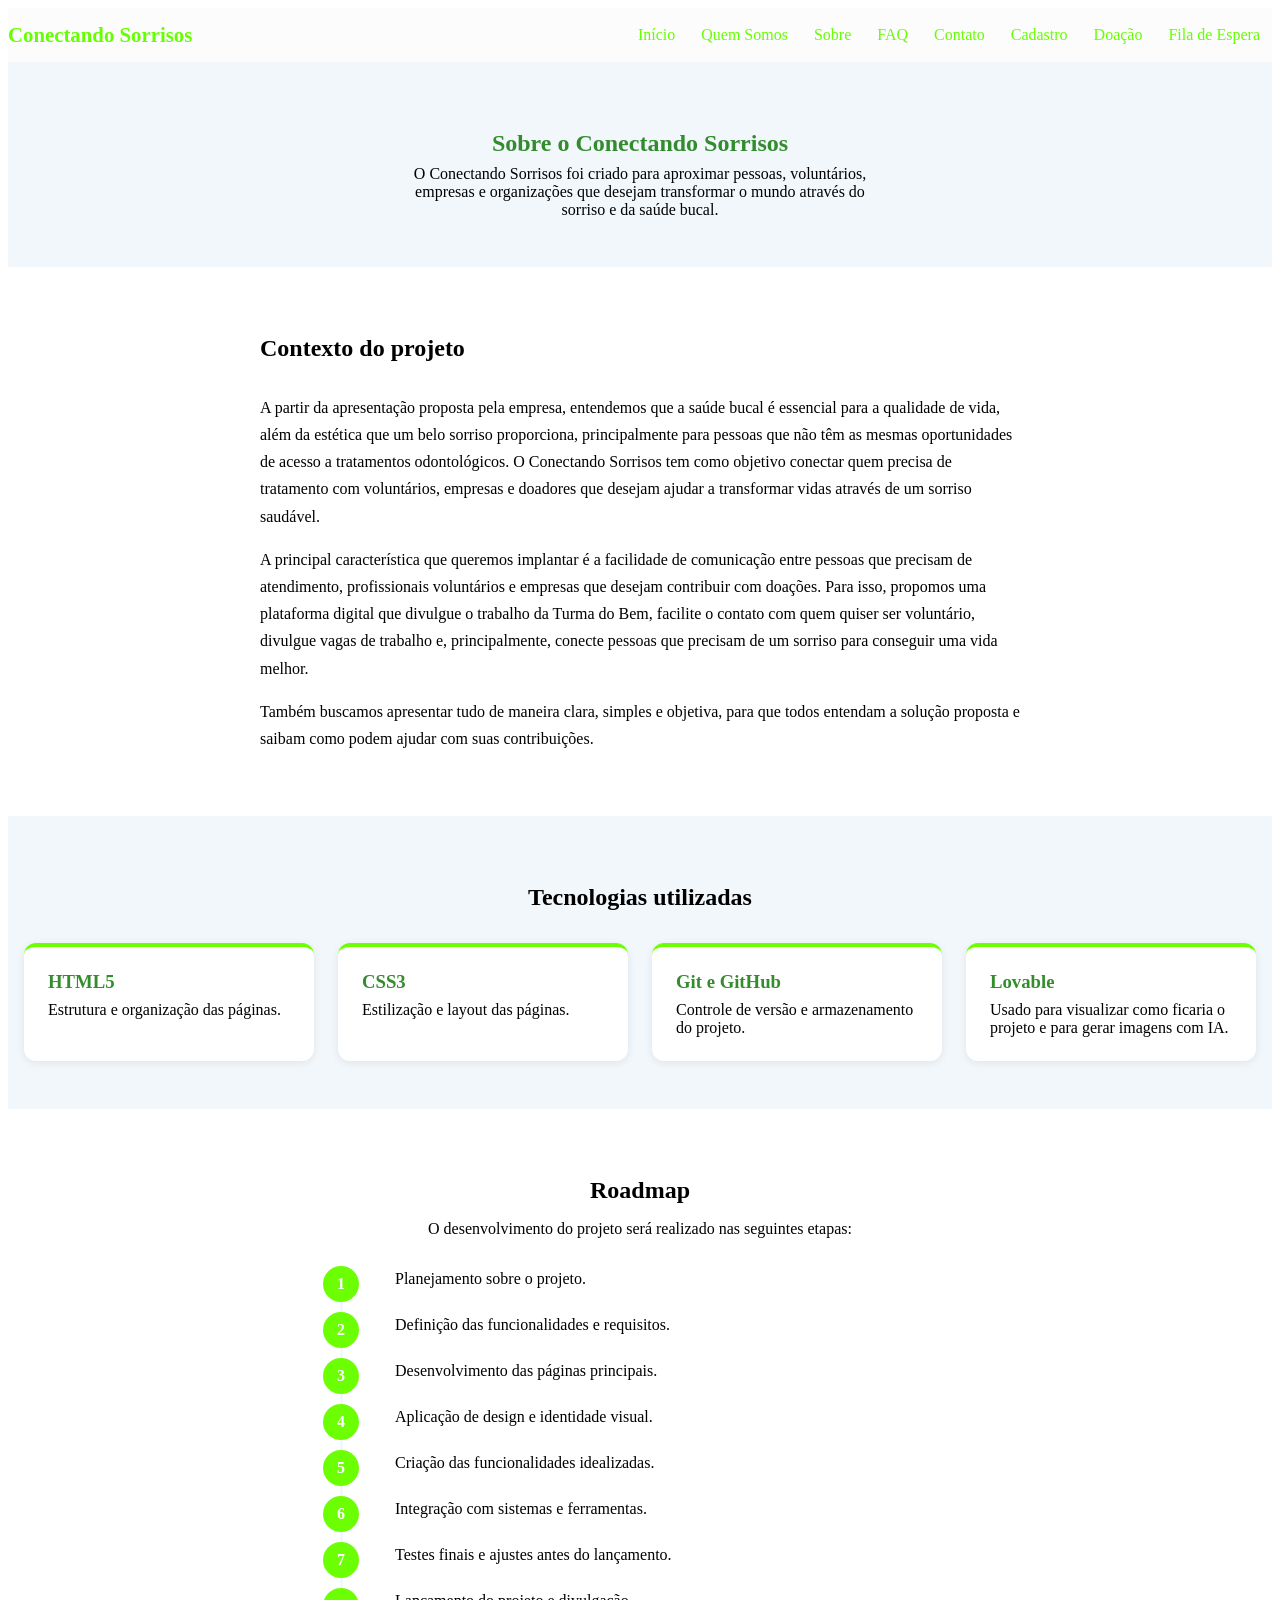
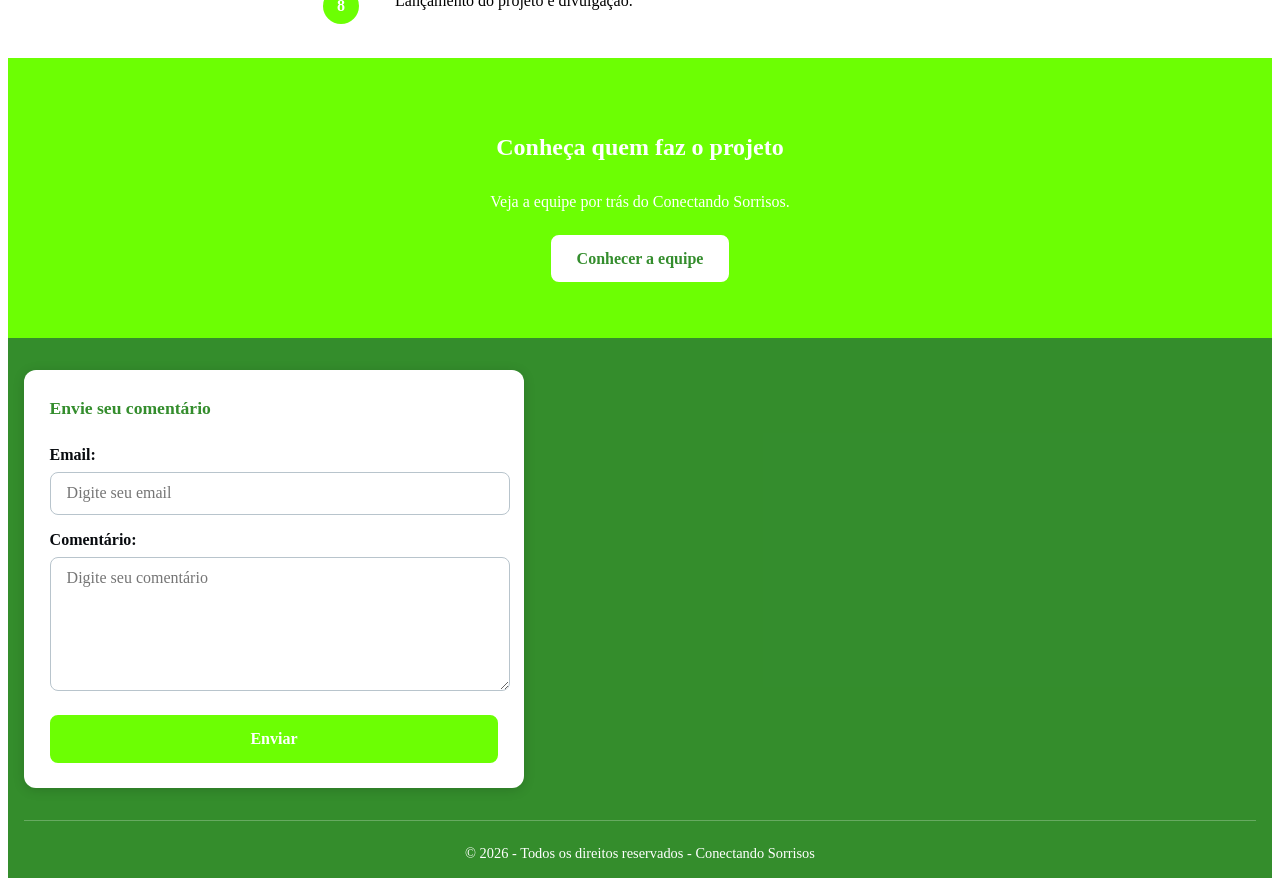
<file: paginas/sobre.html>
<!DOCTYPE html>
<html lang="pt-BR">

<head>
    <meta charset="UTF-8">
    <meta name="viewport" content="width=device-width, initial-scale=1.0">
    <title>Sobre - Conectando Sorrisos</title>
    <link rel="stylesheet" href="../css/style.css">
    <link rel="stylesheet" href="../css/menu.css">

    <script src="../js/script.js" defer></script>
</head>

<body>
    <header class="cabecalho">
        <div class="container cabecalho-conteudo">
            <a class="marca" href="../index.html" aria-label="Conectando Sorrisos - Página Inicial">Conectando Sorrisos</a>

            <nav aria-label="Navegação Principal">
                <button id="botao-menu" class="hamburguer" type="button"
                        aria-label="Abrir menu" aria-expanded="false" aria-controls="menu">
                    <span></span>
                    <span></span>
                    <span></span>
                </button>

                <ul id="menu" class="menu">
                    <li><a href="../index.html">Início</a></li>
                    <li><a href="integrantes.html">Quem Somos</a></li>
                    <li><a href="sobre.html">Sobre</a></li>
                    <li><a href="faq.html">FAQ</a></li>
                    <li><a href="contato.html">Contato</a></li>
                    <li><a href="cadastro.html">Cadastro</a></li>
                    <li><a href="doacao.html">Doação</a></li>
                    <li><a href="fila.html">Fila de Espera</a></li>
                </ul>
            </nav>
        </div>
    </header>

    <main>
        <section class="pagina-topo" aria-labelledby="titulo-sobre">
            <div class="container">
                <h1 id="titulo-sobre">Sobre o Conectando Sorrisos</h1>
                <p>
                    O Conectando Sorrisos foi criado para aproximar pessoas, voluntários, empresas e
                    organizações que desejam transformar o mundo através do sorriso e da saúde bucal.
                </p>
            </div>
        </section>

        <!-- CONTEXTO -->
        <section class="secao container" aria-labelledby="titulo-contexto">
            <div class="texto-largura">
                <h2 id="titulo-contexto">Contexto do projeto</h2>

                <p>
                    A partir da apresentação proposta pela empresa, entendemos que a saúde bucal é
                    essencial para a qualidade de vida, além da estética que um belo sorriso proporciona,
                    principalmente para pessoas que não têm as mesmas oportunidades de acesso a
                    tratamentos odontológicos. O Conectando Sorrisos tem como objetivo conectar quem
                    precisa de tratamento com voluntários, empresas e doadores que desejam ajudar a
                    transformar vidas através de um sorriso saudável.
                </p>

                <p>
                    A principal característica que queremos implantar é a facilidade de comunicação
                    entre pessoas que precisam de atendimento, profissionais voluntários e empresas
                    que desejam contribuir com doações. Para isso, propomos uma plataforma digital
                    que divulgue o trabalho da Turma do Bem, facilite o contato com quem quiser ser
                    voluntário, divulgue vagas de trabalho e, principalmente, conecte pessoas que
                    precisam de um sorriso para conseguir uma vida melhor.
                </p>

                <p>
                    Também buscamos apresentar tudo de maneira clara, simples e objetiva, para que
                    todos entendam a solução proposta e saibam como podem ajudar com suas contribuições.
                </p>
            </div>
        </section>

        <!-- TECNOLOGIAS -->
        <section class="secao secao-destaque" aria-labelledby="titulo-tecnologias">
            <div class="container">
                <h2 id="titulo-tecnologias">Tecnologias utilizadas</h2>

                <ul class="tecnologias">
                    <li>
                        <h3>HTML5</h3>
                        <p>Estrutura e organização das páginas.</p>
                    </li>
                    <li>
                        <h3>CSS3</h3>
                        <p>Estilização e layout das páginas.</p>
                    </li>
                    <li>
                        <h3>Git e GitHub</h3>
                        <p>Controle de versão e armazenamento do projeto.</p>
                    </li>
                    <li>
                        <h3>Lovable</h3>
                        <p>Usado para visualizar como ficaria o projeto e para gerar imagens com IA.</p>
                    </li>
                </ul>
            </div>
        </section>

        <!-- ROADMAP -->
        <section class="secao container" aria-labelledby="titulo-roadmap">
            <h2 id="titulo-roadmap">Roadmap</h2>
            <p class="roadmap-intro">O desenvolvimento do projeto será realizado nas seguintes etapas:</p>

            <ol class="roadmap">
                <li>Planejamento sobre o projeto.</li>
                <li>Definição das funcionalidades e requisitos.</li>
                <li>Desenvolvimento das páginas principais.</li>
                <li>Aplicação de design e identidade visual.</li>
                <li>Criação das funcionalidades idealizadas.</li>
                <li>Integração com sistemas e ferramentas.</li>
                <li>Testes finais e ajustes antes do lançamento.</li>
                <li>Lançamento do projeto e divulgação.</li>
            </ol>
        </section>

        <!-- CHAMADA FINAL -->
        <section class="chamada-final" aria-labelledby="titulo-chamada-sobre">
            <div class="container">
                <h2 id="titulo-chamada-sobre">Conheça quem faz o projeto</h2>
                <p>Veja a equipe por trás do Conectando Sorrisos.</p>
                <div class="hero-botoes">
                    <a class="botao botao-claro" href="integrantes.html">Conhecer a equipe</a>
                </div>
            </div>
        </section>
    </main>

    <footer class="rodape">
        <div class="container rodape-grade">
            <form action="#" method="post">
                <fieldset>
                    <legend>Envie seu comentário</legend>

                    <label for="email">Email:</label>
                    <input type="email" name="email" id="email" placeholder="Digite seu email" required>

                    <label for="comentario">Comentário:</label>
                    <textarea name="comentario" id="comentario" placeholder="Digite seu comentário" required></textarea>

                    <input type="submit" name="enviar" value="Enviar">
                </fieldset>
            </form>
        </div>

        <p class="copyright">&copy; 2026 - Todos os direitos reservados - Conectando Sorrisos</p>
    </footer>

</body>
</html>
</file>
<file: css/style.css>
/* CORES PRINCIPAIS */
:root {
    --cor-principal: #6cff03;
    --cor-principal-escura: #0c7703d5;
    --cor-fundo-suave: #f1f7fb;
    --cor-texto: #080b0f;
    --raio: 12px;
}

/* IMAGEM DO HERO */
.imagem-hero {
    display: block;
    width: 100%;
    max-width: 100%;
    height: auto;
    border-radius: var(--raio);
}

/* BOTÕES */
.hero-botoes {
    display: flex;
    gap: 1rem;
    flex-wrap: wrap;
    margin-top: 1.5rem;
}

.botao {
    display: inline-block;
    padding: .8rem 1.5rem;
    border-radius: 8px;
    background: var(--cor-principal);
    color: #fff;
    border: 2px solid var(--cor-principal);
    text-decoration: none;
    font-weight: 600;
    transition: background .2s, color .2s;
}

.botao:hover,
.botao:focus-visible {
    background: var(--cor-principal-escura);
    border-color: var(--cor-principal-escura);
}

.botao-secundario {
    background: transparent;
    color: var(--cor-principal);
}

.botao-secundario:hover,
.botao-secundario:focus-visible {
    color: #fff;
}

/* SEÇÕES */
.secao {
    padding: 3rem 1rem;
}

.secao h2,
.chamada-final h2 {
    text-align: center;
    margin-bottom: 2rem;
}

.secao-destaque {
    background: var(--cor-fundo-suave);
}

/* FUNCIONAMENTO */
.passos {
    display: grid;
    grid-template-columns: repeat(auto-fit, minmax(220px, 1fr));
    gap: 1.5rem;
    list-style: none;
    padding: 0;
    margin: 0;
}

.passos li {
    padding: 1.5rem;
    border-radius: var(--raio);
    background: var(--cor-fundo-suave);
    text-align: center;
}

.passo-numero {
    display: inline-flex;
    align-items: center;
    justify-content: center;
    width: 2.5rem;
    height: 2.5rem;
    margin-bottom: .75rem;
    border-radius: 50%;
    background: var(--cor-principal);
    color: #fff;
    font-weight: 700;
}

/* CARDS */
.grade-cards {
    display: grid;
    grid-template-columns: repeat(auto-fit, minmax(230px, 1fr));
    gap: 1.5rem;
}

.card {
    display: flex;
    flex-direction: column;
    gap: .5rem;
    padding: 1.5rem;
    border-radius: var(--raio);
    background: #fff;
    box-shadow: 0 2px 8px rgba(0, 0, 0, .08);
}

.card a {
    margin-top: auto;
    color: var(--cor-principal);
    font-weight: 600;
}

/*NÚMEROS */
.numeros {
    display: grid;
    grid-template-columns: repeat(auto-fit, minmax(180px, 1fr));
    gap: 1.5rem;
    list-style: none;
    padding: 0;
    margin: 0;
    text-align: center;
}

.numeros strong {
    display: block;
    font-size: 2.5rem;
    color: var(--cor-principal);
}

/* DEPOIMENTOS */
.depoimento {
    margin: 0;
    padding: 1.5rem;
    border-left: 4px solid var(--cor-principal);
    border-radius: var(--raio);
    background: #fff;
    box-shadow: 0 2px 8px rgba(0, 0, 0, .08);
}

.depoimento footer {
    margin-top: .75rem;
    font-size: .9rem;
    font-weight: 600;
    color: var(--cor-principal-escura);
}

/* PARCERIAS */
.parceiros {
    display: flex;
    flex-wrap: wrap;
    justify-content: center;
    gap: 1.5rem;
    list-style: none;
    padding: 0;
    margin: 0;
}

.parceiros li {
    padding: 1rem 2rem;
    border: 1px dashed #b8c4cc;
    border-radius: var(--raio);
    color: #667;
}

/* FAQ  */
.faq-item {
    margin-bottom: .75rem;
    padding: 1rem 1.25rem;
    border: 1px solid #d5e1e8;
    border-radius: 8px;
}

.faq-item summary {
    cursor: pointer;
    font-weight: 600;
}

.faq-item p {
    margin: .75rem 0 0;
}

/*CHAMADA FINAL */
.chamada-final {
    padding: 3.5rem 1rem;
    background: var(--cor-principal);
    color: #fff;
    text-align: center;
}

.chamada-final .hero-botoes {
    justify-content: center;
}

.botao-claro {
    background: #fff;
    color: var(--cor-principal-escura);
    border-color: #fff;
}

.botao-claro:hover,
.botao-claro:focus-visible {
    background: var(--cor-fundo-suave);
    color: var(--cor-principal-escura);
    border-color: var(--cor-fundo-suave);
}

.botao-contorno-claro {
    background: transparent;
    color: #fff;
    border-color: #fff;
}

.botao-contorno-claro:hover,
.botao-contorno-claro:focus-visible {
    background: #fff;
    color: var(--cor-principal-escura);
}

/* RODAPÉ DA PÁGINA */
.rodape-grade {
    display: grid;
    grid-template-columns: repeat(auto-fit, minmax(280px, 1fr));
    gap: 2rem;
    align-items: start;
}

.rodape .copyright {
    margin-top: 2rem;
    text-align: center;
}

/* TEXTO APENAS PARA LEITORES */
.somente-leitor {
    position: absolute;
    width: 1px;
    height: 1px;
    overflow: hidden;
    clip: rect(0, 0, 0, 0);
    white-space: nowrap;
}

/* RESPEITA QUEM PREFERE MENOS MOVIMENTO */
@media (prefers-reduced-motion: reduce) {
    .botao { transition: none; }
}

/* CSS PARA A PÁGINA DOS INTEGRANTES */
/* ===== Topo das páginas internas (reutilizável) ===== */
.pagina-topo {
    padding: 3rem 1rem;
    background: var(--cor-fundo-suave);
    text-align: center;
}

.pagina-topo h1 {
    margin-bottom: .5rem;
    color: var(--cor-principal-escura);
}

.pagina-topo p {
    max-width: 60ch;
    margin: 0 auto;
}

/* ===== Integrantes ===== */
.grade-integrantes {
    display: grid;
    grid-template-columns: repeat(auto-fit, minmax(260px, 1fr));
    gap: 2rem;
}

.integrante {
    display: flex;
    flex-direction: column;
    align-items: center;
    padding: 2rem 1.5rem;
    border-top: 4px solid var(--cor-principal);
    border-radius: var(--raio);
    background: #fff;
    box-shadow: 0 2px 8px rgba(0, 0, 0, .08);
    text-align: center;
    transition: transform .2s, box-shadow .2s;
}

.integrante:hover {
    transform: translateY(-4px);
    box-shadow: 0 8px 20px rgba(0, 0, 0, .12);
}

.foto-integrante img {
    display: block;
    width: 160px;
    height: 160px;
    margin-bottom: 1rem;
    border: 4px solid var(--cor-fundo-suave);
    border-radius: 50%;
    object-fit: cover;
}

.integrante h2 {
    margin: 0 0 .75rem;
    font-size: 1.15rem;
    line-height: 1.3;
    color: var(--cor-principal-escura);
}

/* RM e Turma como "etiquetas" */
.dados-integrante {
    display: flex;
    flex-wrap: wrap;
    justify-content: center;
    gap: .5rem;
    margin: 0 0 1.25rem;
    padding: 0;
    list-style: none;
}

.dados-integrante li {
    padding: .25rem .75rem;
    border-radius: 999px;
    background: var(--cor-fundo-suave);
    font-size: .85rem;
}

/*LINKS FINAIS ALINHADOS COMO CARTÕES */
.links-integrante {
    display: flex;
    gap: .75rem;
    margin: auto 0 0;
    padding: 0;
    list-style: none;
}

.links-integrante a {
    display: inline-block;
    padding: .4rem 1rem;
    border: 1px solid var(--cor-principal);
    border-radius: 999px;
    color: var(--cor-principal);
    font-size: .9rem;
    font-weight: 600;
    text-decoration: none;
    transition: background .2s, color .2s;
}

.links-integrante a:hover,
.links-integrante a:focus-visible {
    background: var(--cor-principal);
    color: #fff;
}

@media (prefers-reduced-motion: reduce) {
    .integrante,
    .links-integrante a { transition: none; }
    .integrante:hover { transform: none; }
}

/* CSS PARA A PÁGINA DE FILA DE ESPERA */
/* CRITÉRIOS DE PRIORIDADE  */
.criterios {
    display: grid;
    grid-template-columns: repeat(auto-fit, minmax(220px, 1fr));
    gap: 1.5rem;
    margin: 0;
    padding: 0;
    list-style: none;
}

.criterios li {
    padding: 1.5rem;
    border-top: 4px solid var(--cor-principal);
    border-radius: var(--raio);
    background: #fff;
    box-shadow: 0 2px 8px rgba(0, 0, 0, .08);
    text-align: center;
}

.criterios h3 {
    margin: 0 0 .5rem;
    color: var(--cor-principal-escura);
}

.criterios p {
    margin: 0;
}

/* TABELA DE FILA */
/* Obs: Em telas pequenas a tabela rola dentro da caixa, sem quebrar a página */
.tabela-rolagem {
    overflow-x: auto;
    border-radius: var(--raio);
    box-shadow: 0 2px 8px rgba(0, 0, 0, .08);
}

.tabela-fila {
    width: 100%;
    min-width: 560px;
    border-collapse: collapse;
    background: #fff;
}

.tabela-fila caption {
    padding: .75rem 1rem;
    background: #fff;
    font-size: .9rem;
    font-style: italic;
    text-align: left;
    color: #556;
}

.tabela-fila th,
.tabela-fila td {
    padding: .9rem 1rem;
    text-align: left;
}

.tabela-fila thead th {
    background: var(--cor-principal);
    color: #fff;
}

.tabela-fila tbody tr:nth-child(even) {
    background: var(--cor-fundo-suave);
}

.tabela-fila tbody tr:hover {
    background: #e2eef6;
}

/* PRIORIDADES */
.prioridade {
    display: inline-block;
    min-width: 4.5rem;
    padding: .25rem .75rem;
    border-radius: 999px;
    font-size: .85rem;
    font-weight: 700;
    text-align: center;
}

.prioridade-alta  { background: #fde2e2; color: #9b1c1c; }
.prioridade-media { background: #fff1cc; color: #7a5200; }
.prioridade-baixa { background: #dcf3e3; color: #1d6b3a; }

/* PARA A PÁGINA FAQ */
/* ===== FAQ ===== */
.faq-pagina {
    max-width: 820px;
}

.faq-grupo {
    margin-bottom: 2.5rem;
}

.faq-grupo h2 {
    margin-bottom: 1rem;
    padding-left: .75rem;
    border-left: 4px solid var(--cor-principal);
    text-align: left;
    font-size: 1.4rem;
    color: var(--cor-principal-escura);
}


.faq-item {
    background: #fff;
    transition: border-color .2s, box-shadow .2s;
}

.faq-item summary {
    display: flex;
    align-items: center;
    justify-content: space-between;
    gap: 1rem;
    list-style: none;
}

.faq-item summary::-webkit-details-marker {
    display: none;
}

.faq-item summary::after {
    content: "+";
    flex-shrink: 0;
    font-size: 1.5rem;
    line-height: 1;
    color: var(--cor-principal);
}

.faq-item[open] {
    border-color: var(--cor-principal);
    box-shadow: 0 2px 8px rgba(0, 0, 0, .08);
}

.faq-item[open] summary::after {
    content: "\2212"; 
}

.faq-item summary:focus-visible {
    outline: 3px solid var(--cor-principal);
    outline-offset: 4px;
    border-radius: 4px;
}

@media (prefers-reduced-motion: reduce) {
    .faq-item { transition: none; }
}

/* FORMAS DE DOAÇÃO */
.formas-doacao {
    display: flex;
    flex-wrap: wrap;
    justify-content: center;
    gap: 1rem;
    margin: 0;
    padding: 0;
    list-style: none;
}

.formas-doacao li {
    padding: .75rem 1.5rem;
    border: 2px solid var(--cor-principal);
    border-radius: 999px;
    background: #fff;
    color: var(--cor-principal-escura);
    font-weight: 600;
}

/* FORMULÁRIO DE DOAÇÃO */
.form-doacao {
    max-width: 560px;
    margin: 0 auto;
    padding: 2rem;
    border-radius: var(--raio);
    background: #fff;
    box-shadow: 0 2px 8px rgba(0, 0, 0, .08);
}

.form-doacao fieldset {
    margin: 0 0 1.5rem;
    padding: 0;
    border: 0;
}

.form-doacao legend {
    margin-bottom: .75rem;
    padding: 0;
    font-weight: 700;
    color: var(--cor-principal-escura);
}

.valores {
    display: grid;
    grid-template-columns: repeat(auto-fit, minmax(110px, 1fr));
    gap: .75rem;
}

.valor-botao {
    padding: .85rem .5rem;
    border: 2px solid var(--cor-principal);
    border-radius: 8px;
    background: #fff;
    color: var(--cor-principal);
    font-size: 1rem;
    font-weight: 700;
    cursor: pointer;
    transition: background .2s, color .2s;
}

.valor-botao:hover {
    background: var(--cor-fundo-suave);
}

/* BOTÃO SELECIONADO */
.valor-botao[aria-pressed="true"] {
    background: var(--cor-principal);
    color: #fff;
}

.valor-botao:focus-visible,
.campo-valor input:focus-visible {
    outline: 3px solid var(--cor-principal-escura);
    outline-offset: 2px;
}

.campo-valor {
    display: flex;
    flex-direction: column;
    gap: .4rem;
    margin-bottom: 1.5rem;
}

.campo-valor label {
    font-weight: 600;
}

.campo-valor input {
    padding: .75rem 1rem;
    border: 1px solid #b8c4cc;
    border-radius: 8px;
    font-size: 1rem;
}

.botao-doar {
    width: 100%;
    font-size: 1.1rem;
    cursor: pointer;
}

.mensagem-doacao {
    min-height: 1.5rem;
    margin: 1rem 0 0;
    text-align: center;
    font-weight: 600;
    color: var(--cor-principal-escura);
}

/* PRIVACIDADE */
.privacidade {
    max-width: 760px;
    margin: 0 auto;
    padding: 1.5rem 2rem;
    border-left: 4px solid var(--cor-principal);
    border-radius: var(--raio);
    background: var(--cor-fundo-suave);
}

.privacidade h2 {
    margin-bottom: .75rem;
    text-align: left;
    font-size: 1.25rem;
}

.privacidade p {
    margin: 0;
}

@media (prefers-reduced-motion: reduce) {
    .valor-botao { transition: none; }
}

/* TEXTO CORRIDO */
.texto-largura {
    max-width: 760px;
    margin: 0 auto;
}

.texto-largura h2 {
    text-align: left;
}

.texto-largura p {
    line-height: 1.7;
}

/* TECNOLOGIAS UTILIZADAS */
.tecnologias {
    display: grid;
    grid-template-columns: repeat(auto-fit, minmax(220px, 1fr));
    gap: 1.5rem;
    margin: 0;
    padding: 0;
    list-style: none;
}

.tecnologias li {
    padding: 1.5rem;
    border-top: 4px solid var(--cor-principal);
    border-radius: var(--raio);
    background: #fff;
    box-shadow: 0 2px 8px rgba(0, 0, 0, .08);
}

.tecnologias h3 {
    margin: 0 0 .5rem;
    color: var(--cor-principal-escura);
}

.tecnologias p {
    margin: 0;
}

/* ROADMAP - LINHA DO TEMPO */
.roadmap-intro {
    max-width: 760px;
    margin: -1rem auto 2rem;
    text-align: center;
}

.roadmap {
    max-width: 640px;
    margin: 0 auto;
    padding: 0;
    list-style: none;
    counter-reset: etapa;
}

.roadmap li {
    position: relative;
    margin-left: 1.25rem;
    padding: 0 0 1.75rem 3.25rem;
    border-left: 3px solid var(--cor-fundo-suave);
    counter-increment: etapa;
}

.roadmap li:last-child {
    padding-bottom: 0;
    border-left-color: transparent;
}

/* PONTO NUMERADO SOBRE A LINHA */
.roadmap li::before {
    content: counter(etapa);
    position: absolute;
    top: -.25rem;
    left: -1.25rem;
    display: flex;
    align-items: center;
    justify-content: center;
    width: 2.25rem;
    height: 2.25rem;
    border-radius: 50%;
    background: var(--cor-principal);
    color: #fff;
    font-weight: 700;
}

/* CONTATO */
.contato-grade {
    display: grid;
    grid-template-columns: repeat(auto-fit, minmax(280px, 1fr));
    gap: 2rem;
    align-items: start;
}

.contato-info h2,
.form-contato h2 {
    margin-bottom: 1.25rem;
    text-align: left;
    font-size: 1.4rem;
    color: var(--cor-principal-escura);
}

.contato-lista {
    display: grid;
    gap: 1rem;
    margin: 0;
    padding: 0;
    list-style: none;
}

.contato-lista li {
    display: flex;
    flex-direction: column;
    gap: .25rem;
    padding: 1.25rem 1.5rem;
    border-left: 4px solid var(--cor-principal);
    border-radius: var(--raio);
    background: var(--cor-fundo-suave);
}

.contato-lista strong {
    font-size: .85rem;
    text-transform: uppercase;
    letter-spacing: .05em;
    color: var(--cor-principal-escura);
}

.contato-lista a {
    color: var(--cor-texto);
    font-weight: 600;
    word-break: break-word;
}

.contato-lista a:hover,
.contato-lista a:focus-visible {
    color: var(--cor-principal);
}

/* FORMULÁRIO */
.form-contato {
    padding: 2rem;
    border-radius: var(--raio);
    background: #fff;
    box-shadow: 0 2px 8px rgba(0, 0, 0, .08);
}

.campo {
    display: flex;
    flex-direction: column;
    gap: .4rem;
    margin-bottom: 1.25rem;
}

.campo label {
    font-weight: 600;
}

.campo input,
.campo textarea {
    width: 100%;
    padding: .75rem 1rem;
    border: 1px solid #b8c4cc;
    border-radius: 8px;
    font: inherit;
}

.campo textarea {
    resize: vertical;
    min-height: 120px;
}

.campo input:focus-visible,
.campo textarea:focus-visible {
    outline: 3px solid var(--cor-principal);
    outline-offset: 2px;
}

.botao-enviar {
    width: 100%;
    font-size: 1.05rem;
    cursor: pointer;
}

.retorno-contato {
    min-height: 1.5rem;
    margin: 1rem 0 0;
    text-align: center;
    font-weight: 600;
    color: var(--cor-principal-escura);
}

/* CADASTRO */
.form-cadastro {
    max-width: 600px;
    margin: 0 auto;
    padding: 2rem;
    border-radius: var(--raio);
    background: #fff;
    box-shadow: 0 2px 8px rgba(0, 0, 0, .08);
}

/* PADRONIZAÇÃO VISUAL */
.campo select {
    width: 100%;
    padding: .75rem 1rem;
    border: 1px solid #b8c4cc;
    border-radius: 8px;
    background: #fff;
    font: inherit;
}

.campo select:focus-visible {
    outline: 3px solid var(--cor-principal);
    outline-offset: 2px;
}

/* CHECKBOX ALINHADO COM O TEXTO */
.campo-check {
    display: flex;
    align-items: flex-start;
    gap: .75rem;
    margin-bottom: 1.25rem;
}

.campo-check input {
    flex-shrink: 0;
    width: 1.25rem;
    height: 1.25rem;
    margin-top: .15rem;
    accent-color: var(--cor-principal);
}

.campo-check label {
    line-height: 1.5;
}

.campo-check input:focus-visible {
    outline: 3px solid var(--cor-principal);
    outline-offset: 2px;
}

/* RODAPÉ DA PÁGINA */
.rodape {
    padding: 2rem 1rem 1rem;
    background: var(--cor-principal-escura);
    color: #fff;
}

.rodape .copyright {
    margin: 2rem 0 0;
    padding-top: 1.5rem;
    border-top: 1px solid rgba(255, 255, 255, .25);
    text-align: center;
    font-size: .9rem;
}

/* FORMULÁRIO NO RODAPÉ */
.rodape form {
    width: 100%;
    max-width: 500px;
}

.rodape fieldset {
    display: flex;
    flex-direction: column;
    gap: .5rem;
    margin: 0;
    padding: 1.60rem;
    border: 0;
    border-radius: var(--raio);
    background: #fff;
    color: var(--cor-texto);
    box-shadow: 0 2px 12px rgba(0, 0, 0, .15);
}

.rodape legend {
    float: left;               /* LEGENDA NO CARTÃO */
    width: 100%;
    margin: 0 0 .60rem;
    padding: 0;
    font-size: 1.1rem;
    font-weight: 700;
    line-height: 1.4;
    color: var(--cor-principal-escura);
}

.rodape legend + * {
    clear: both;
}

.rodape label {
    margin-top: .5rem;
    font-weight: 600;
}

.rodape input[type="text"],
.rodape input[type="email"],
.rodape input[type="password"],
.rodape textarea {
    width: 95%;
    padding: .70rem 1rem;
    border: 1px solid #b8c4cc;
    border-radius: 8px;
    background: #fff;
    font: inherit;
    color: var(--cor-texto);
}

.rodape textarea {
    min-height: 110px;
    resize: vertical;
}

.rodape input:focus-visible,
.rodape textarea:focus-visible {
    outline: 3px solid var(--cor-principal);
    outline-offset: 2px;
}

/* BOTÃO DE ENVIO */
.rodape input[type="submit"],
.rodape button[type="button"],
.rodape button[type="submit"] {
    margin-top: 1rem;
    padding: .8rem 1.5rem;
    border: 2px solid var(--cor-principal);
    border-radius: 8px;
    background: var(--cor-principal);
    color: #fff;
    font: inherit;
    font-weight: 700;
    cursor: pointer;
    transition: background .2s, border-color .2s;
}

.rodape input[type="submit"]:hover,
.rodape button[type="button"]:hover,
.rodape button[type="submit"]:hover,
.rodape input[type="submit"]:focus-visible,
.rodape button[type="button"]:focus-visible {
    background: var(--cor-principal-escura);
    border-color: var(--cor-principal-escura);
}

/* CAIXA DE LOGIN */
.rodape .caixa-login {
    display: flex;
    flex-direction: column;
    gap: .75rem;
    width: 100%;
    max-width: 360px;
    padding: 1.75rem;
    border-radius: var(--raio);
    background: #fff;
    color: var(--cor-texto);
    box-shadow: 0 4px 14px rgba(0, 0, 0, .15);
}

.rodape .caixa-login h2 {
    margin: 0 0 .25rem;
    font-size: 1.25rem;
    text-align: left;
    color: var(--cor-principal-escura);
}

.rodape .caixa-login p {
    min-height: 1.25rem;
    margin: 0;
    font-size: .9rem;
    font-weight: 600;
}

@media (prefers-reduced-motion: reduce) {
    .rodape input[type="submit"],
    .rodape button { transition: none; }
}
</file>
<file: css/menu.css>
:root {
  --menu-fundo: #fdfcfc;
  --menu-texto: #66ff01;
  --menu-destaque: #8cff00;;
}

html {
  scroll-padding-top: 70px;
}

.cabecalho {
  position: sticky;
  top: 0;
  z-index: 100;
  background-color: var(--menu-fundo);
}

.cabecalho-conteudo {
  display: flex;
  align-items: center;
  justify-content: space-between;
  flex-wrap: wrap;
}

.marca {
  color: var(--menu-texto);
  font-size: 1.3rem;
  font-weight: bold;
  text-decoration: none;
  padding: 15px 0;
}

.menu {
  list-style: none;
  margin: 0;
  padding: 0;
  display: flex;
  flex-wrap: wrap;
  gap: 2px;
}

.menu a {
  display: block;
  padding: 18px 12px;
  color: var(--menu-texto);
  text-decoration: none;
  transition: background-color 0.3s, color 0.3s;
}

.menu a:hover,
.menu a:focus-visible {
  background-color: var(--menu-destaque);
  color: #222;
  outline: none;
}

.hamburguer {
  display: none;
}

@media (max-width: 900px) {

  .hamburguer {
    display: flex;
    flex-direction: column;
    gap: 5px;
    background: none;
    border: none;
    padding: 12px 8px;
    cursor: pointer;
  }

  .hamburguer span {
    display: block;
    width: 28px;
    height: 3px;
    background-color: var(--menu-texto);
    border-radius: 2px;
    transition: transform 0.3s, opacity 0.3s;
  }

  .hamburguer.ativo span:nth-child(1) {
    transform: translateY(8px) rotate(45deg);
  }

  .hamburguer.ativo span:nth-child(2) {
    opacity: 0;
  }

  .hamburguer.ativo span:nth-child(3) {
    transform: translateY(-8px) rotate(-45deg);
  }

  .hamburguer:focus-visible {
    outline: 3px solid var(--menu-destaque);
    outline-offset: 2px;
  }

  .cabecalho nav {
    display: contents;
  }

  .hamburguer {
    order: 2;
  }

  .menu {
    order: 3;
    width: 100%;
    display: none;
    flex-direction: column;
    gap: 0;
    border-top: 1px solid rgba(255, 255, 255, 0.25);
  }

  .menu.aberto {
    display: flex;
  }

  .menu a {
    padding: 14px 8px;
  }
}

/* Destaque da página atual */
.menu a[aria-current="page"] {
  background-color: var(--menu-destaque);
  color: #222;
}
</file>
